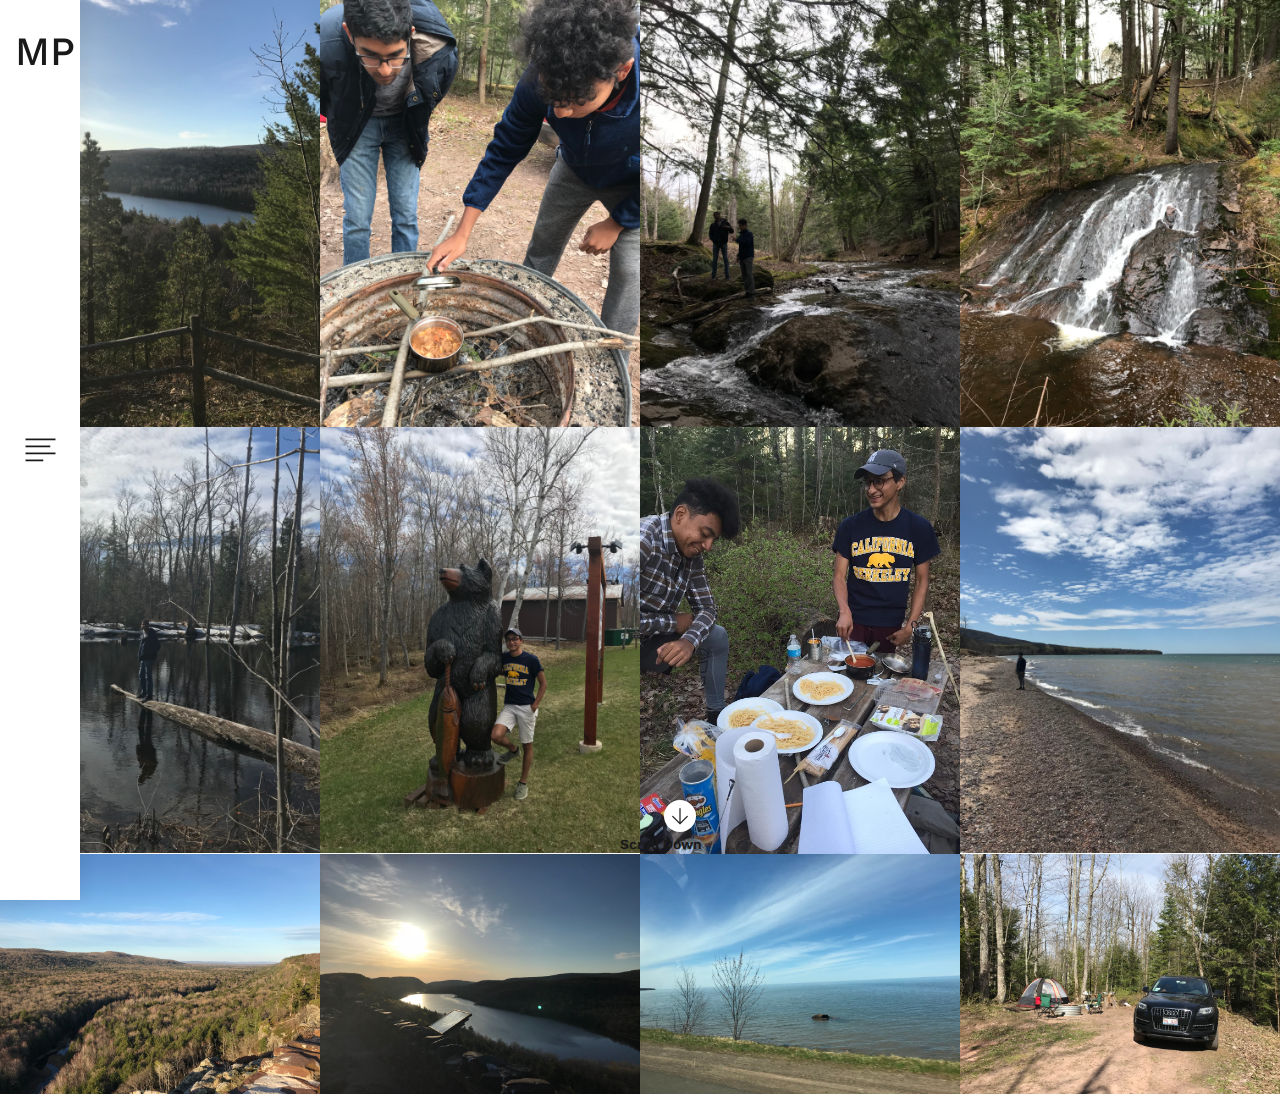
<file: index.html>
<!DOCTYPE html>
<html lang="en">
<head>
    <title>Hello World</title>

    <!-- Required meta tags -->
    <meta charset="utf-8">
    <meta name="viewport" content="width=device-width, initial-scale=1, shrink-to-fit=no">

    <!-- Bootstrap CSS -->
    <link rel="stylesheet" href="css/bootstrap.min.css">

    <!-- FontAwesome CSS -->
    <link rel="stylesheet" href="css/font-awesome.min.css">

    <!-- Styles -->
    <link rel="stylesheet" href="style.css">
</head>
<body>
<header class="site-header">
    <div class="site-branding">
        <h1 class="site-title">MP</h1>
    </div><!-- .site-branding -->

    <div class="hamburger-menu">
        <div class="menu-icon">
            <img src="images/menu-icon.png" alt="menu icon">
        </div><!-- .menu-icon -->

        <div class="menu-close-icon">
            <img src="images/x.png" alt="menu close icon">
        </div><!-- .menu-close-icon -->
    </div><!-- .hamburger-menu -->
</header><!-- .site-header -->

<nav class="site-navigation flex flex-column justify-content-between">
    <div class="site-branding d-none d-lg-block ">
        <h1 class="site-title">May Project</h1>
    </div><!-- .site-branding -->

    <ul class="main-menu flex flex-column justify-content-center">
        <li class="current-menu-item"><a href="index.html">Home</a></li>
        <li><a href="portfolio.html">Portfolio</a></li>
        <li><a href="blog.html">Journal</a></li>
        <li><a href="about.html">About</a></li>
    </ul>

    <p><!-- Link back to Colorlib can't be removed. Template is licensed under CC BY 3.0. -->
Copyright &copy;<script>document.write(new Date().getFullYear());</script> All rights reserved | This template is made with <i class="fa fa-heart-o" aria-hidden="true"></i> by <a href="https://colorlib.com" target="_blank">Colorlib</a>
<!-- Link back to Colorlib can't be removed. Template is licensed under CC BY 3.0. -->
</p>


    <div class="social-profiles">
        <ul class="flex justify-content-start justify-content-lg-center align-items-center">
            <li><a href="#"><i class="fa fa-facebook"></i></a></li>
            <li><a href="#"><i class="fa fa-instagram"></i></a></li>
            <li><a href="#"><i class="fa fa-twitter"></i></a></li>
            <li><a href="#"><i class="fa fa-pinterest"></i></a></li>
        </ul>
    </div><!-- .social-profiles -->
</nav><!-- .site-navigation -->

<div class="nav-bar-sep d-lg-none"></div>

<div class="outer-container home-page">
    <div class="container-fluid">
        <div class="row">
          <div class="col-12 col-md-6 col-lg-3 no-padding">
              <div class="portfolio-content">
                  <figure>
                      <img src="images/7.jpg" alt="">
                  </figure>

                  <div class="entry-content flex flex-column align-items-center justify-content-center">
                      <h3><a href="#">LoC</a></h3>
                  </div><!-- .entry-content -->
              </div><!-- .portfolio-content -->
          </div><!-- .col -->
            <div class="col-12 col-md-6 col-lg-3 no-padding">
                <div class="portfolio-content">
                    <figure>
                        <img src="images/2.jpg" alt="">
                    </figure>

                    <div class="entry-content flex flex-column align-items-center justify-content-center">
                        <h3><a href="#">Cooking</a></h3>


                    </div><!-- .entry-content -->
                </div><!-- .portfolio-content -->
            </div><!-- .col -->

            <div class="col-12 col-md-6 col-lg-3 no-padding">
                <div class="portfolio-content">
                    <figure>
                        <img src="images/3.jpg" alt="">
                    </figure>

                    <div class="entry-content flex flex-column align-items-center justify-content-center">
                        <h3><a href="#">Creek</a></h3>

                    </div><!-- .entry-content -->
                </div><!-- .portfolio-content -->
            </div><!-- .col -->

            <div class="col-12 col-md-6 col-lg-3 no-padding">
                <div class="portfolio-content">
                    <figure>
                        <img src="images/4.jpg" alt="">
                    </figure>

                    <div class="entry-content flex flex-column align-items-center justify-content-center">
                        <h3><a href="#">Waterfall</a></h3>

                    </div><!-- .entry-content -->
                </div><!-- .portfolio-content -->
            </div><!-- .col -->




            <div class="col-12 col-md-6 col-lg-3 no-padding">
                <div class="portfolio-content">
                    <figure>
                        <img src="images/8.jpg" alt="">
                    </figure>

                    <div class="entry-content flex flex-column align-items-center justify-content-center">
                        <h3><a href="#">Dhev</a></h3>
                    </div><!-- .entry-content -->
                </div><!-- .portfolio-content -->
            </div><!-- .col -->

            <div class="col-12 col-md-6 col-lg-3 no-padding">
                <div class="portfolio-content">
                    <figure>
                        <img src="images/9.jpg" alt="">
                    </figure>

                    <div class="entry-content flex flex-column align-items-center justify-content-center">
                        <h3><a href="#">Bear Friends</a></h3>
                    </div><!-- .entry-content -->
                </div><!-- .portfolio-content -->
            </div><!-- .col -->




            <div class="col-12 col-md-6 col-lg-3 no-padding">
                <div class="portfolio-content">
                    <figure>
                        <img src="images/12.JPG" alt="">
                    </figure>

                    <div class="entry-content flex flex-column align-items-center justify-content-center">
                        <h3><a href="#">Spaghetti</a></h3>
                    </div><!-- .entry-content -->
                </div><!-- .portfolio-content -->
            </div><!-- .col -->

            <div class="col-12 col-md-6 col-lg-3 no-padding">
                <div class="portfolio-content">
                    <figure>
                        <img src="images/10.jpg" alt="">
                    </figure>

                    <div class="entry-content flex flex-column align-items-center justify-content-center">
                        <h3><a href="#">Lake Superior</a></h3>

                    </div><!-- .entry-content -->
                </div><!-- .portfolio-content -->
            </div><!-- .col -->
            <div class="col-12 col-md-6 col-lg-3 no-padding">
                <div class="portfolio-content">
                    <figure>
                        <img src="images/6.jpg" alt="">
                    </figure>

                    <div class="entry-content flex flex-column align-items-center justify-content-center">
                        <h3><a href="#">LoC</a></h3>

                    </div><!-- .entry-content -->
                </div><!-- .portfolio-content -->
            </div><!-- .col -->
            <div class="col-12 col-md-6 col-lg-3 no-padding">
                <div class="portfolio-content">
                    <figure>
                        <img src="images/5.jpg" alt="">
                    </figure>

                    <div class="entry-content flex flex-column align-items-center justify-content-center">
                        <h3><a href="#">LoC</a></h3>
                    </div><!-- .entry-content -->
                </div><!-- .portfolio-content -->
            </div><!-- .col -->
            <div class="col-12 col-md-6 col-lg-3 no-padding">
                <div class="portfolio-content">
                    <figure>
                        <img src="images/1.jpg" alt="">
                    </figure>

                    <div class="entry-content flex flex-column align-items-center justify-content-center">
                        <h3><a href="#">Lake Superior</a></h3>


                    </div><!-- .entry-content -->
                </div><!-- .portfolio-content -->
            </div><!-- .col -->

            <div class="col-12 col-md-6 col-lg-3 no-padding">
                <div class="portfolio-content">
                    <figure>
                        <img src="images/11.jpg" alt="">
                    </figure>

                    <div class="entry-content flex flex-column align-items-center justify-content-center">
                        <h3><a href="#">Campsite</a></h3>
                    </div><!-- .entry-content -->
                </div><!-- .portfolio-content -->
            </div><!-- .col -->
        </div><!-- .row -->
    </div><!-- .container-fluid -->
</div><!-- .outer-container -->

<div class="scroll-down flex flex-column justify-content-center align-items-center d-none d-lg-block">
    <span class="arrow-down flex justify-content-center align-items-center"><img src="images/arrow-down.png" alt="arrow"></span>
    <span class="scroll-text">Scroll Down</span>
</div><!-- .scroll-down -->

<script type='text/javascript' src='js/jquery.js'></script>
<script type='text/javascript' src='js/custom.js'></script>

</body>
</html>
</file>
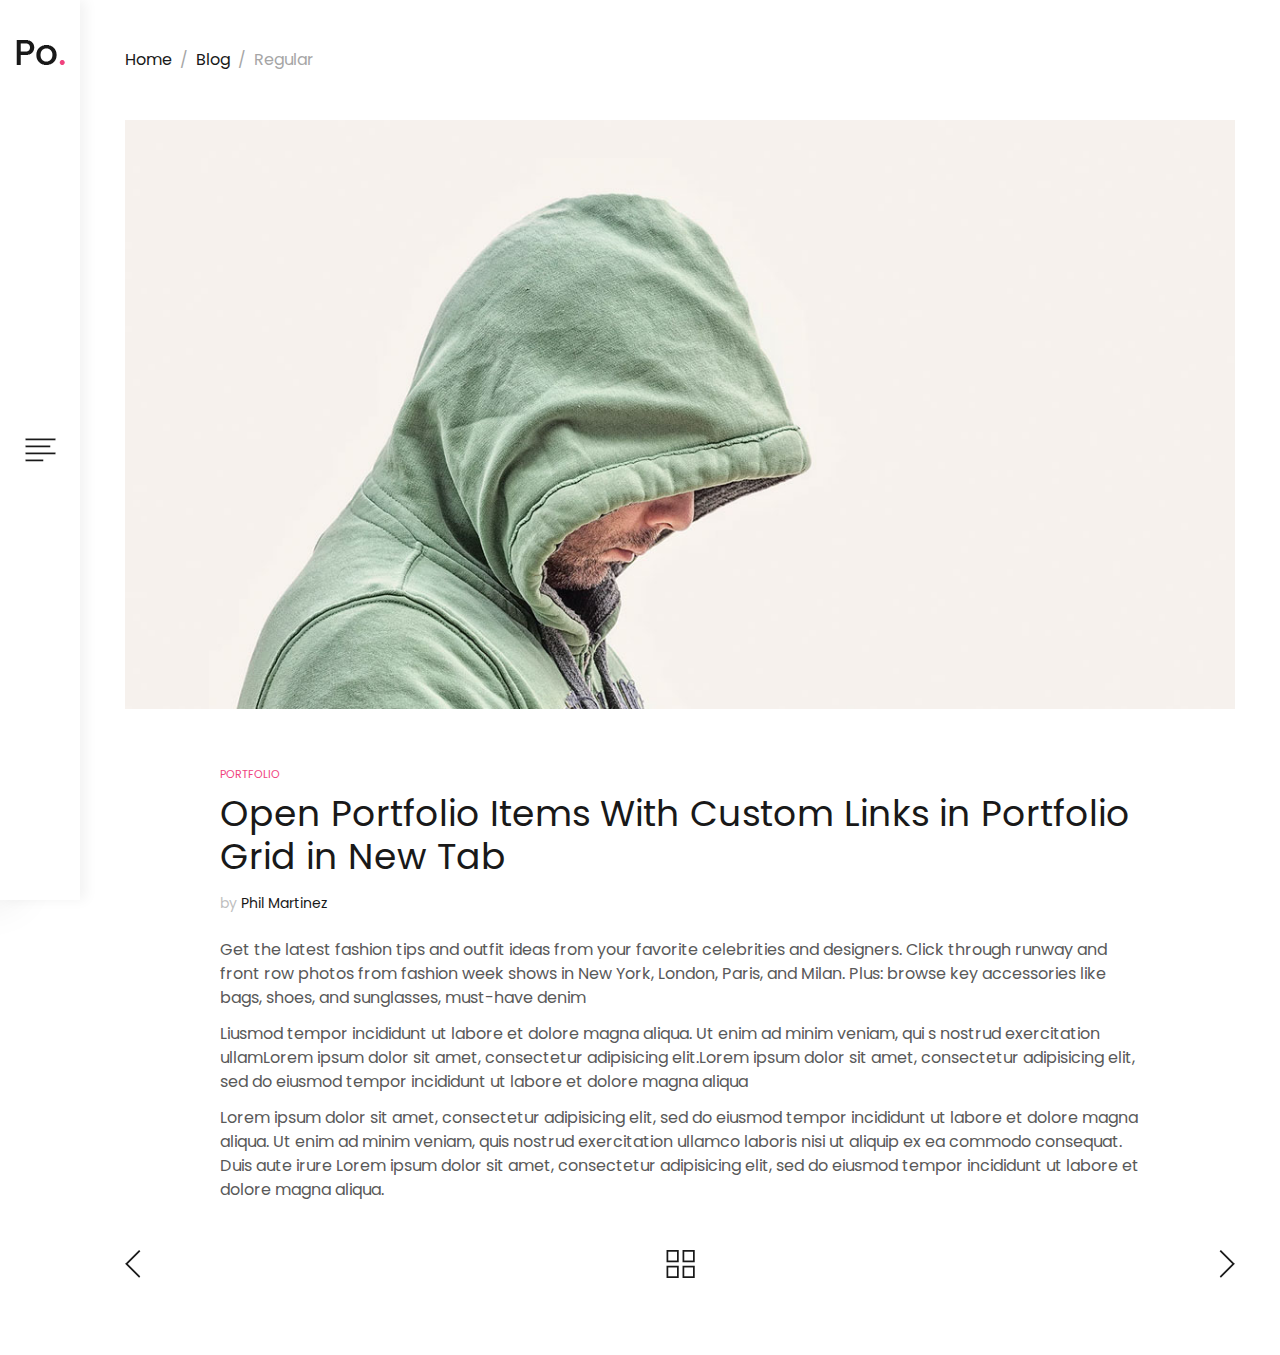
<file: blog-regular.html>
<!DOCTYPE html>
<html lang="en">
<head>
    <title>Blog Regular</title>

    <!-- Required meta tags -->
    <meta charset="utf-8">
    <meta name="viewport" content="width=device-width, initial-scale=1, shrink-to-fit=no">

    <!-- Bootstrap CSS -->
    <link rel="stylesheet" href="css/bootstrap.min.css">

    <!-- FontAwesome CSS -->
    <link rel="stylesheet" href="css/font-awesome.min.css">

    <!-- Styles -->
    <link rel="stylesheet" href="style.css">
</head>
<body><header class="site-header">
    <div class="site-branding">
        <h1 class="site-title"><a href="index.html" rel="home"><img src="images/logo.png" alt="Logo"></a></h1>
    </div><!-- .site-branding -->

    <div class="hamburger-menu">
        <div class="menu-icon">
            <img src="images/menu-icon.png" alt="menu icon">
        </div><!-- .menu-icon -->

        <div class="menu-close-icon">
            <img src="images/x.png" alt="menu close icon">
        </div><!-- .menu-close-icon -->
    </div><!-- .hamburger-menu -->
</header><!-- .site-header -->

<nav class="site-navigation flex flex-column justify-content-between">
    <div class="site-branding d-none d-lg-block ">
        <h1 class="site-title"><a href="index.html" rel="home"><img src="images/logo2.png" alt="Logo"></a></h1>
    </div><!-- .site-branding -->

    <ul class="main-menu flex flex-column justify-content-center">
        <li class="current-menu-item"><a href="index.html">Home</a></li>
        <li><a href="portfolio.html">Portfolio</a></li>
        <li><a href="blog.html">Blog</a></li>
        <li><a href="#">About</a></li>
        <li><a href="#">Contact</a></li>

    </ul>
    <p><!-- Link back to Colorlib can't be removed. Template is licensed under CC BY 3.0. -->
Copyright &copy;<script>document.write(new Date().getFullYear());</script> All rights reserved | This template is made with <i class="fa fa-heart-o" aria-hidden="true"></i> by <a href="https://colorlib.com" target="_blank">Colorlib</a>
<!-- Link back to Colorlib can't be removed. Template is licensed under CC BY 3.0. -->
</p>

    <div class="social-profiles">
        <ul class="flex justify-content-start justify-content-lg-center align-items-center">
            <li><a href="#"><i class="fa fa-facebook"></i></a></li>
            <li><a href="#"><i class="fa fa-instagram"></i></a></li>
            <li><a href="#"><i class="fa fa-twitter"></i></a></li>
            <li><a href="#"><i class="fa fa-pinterest"></i></a></li>
        </ul>
    </div><!-- .social-profiles -->
</nav><!-- .site-navigation -->

<div class="nav-bar-sep d-lg-none"></div>

<div class="outer-container">
    <div class="single-post">
        <div class="container">
            <div class="row">
                <div class="col">
                    <ul class="breadcrumbs flex align-items-center">
                        <li><a href="#">Home</a></li>
                        <li><a href="#">Blog</a></li>
                        <li>Regular</li>
                    </ul><!-- .breadcrumbs -->
                </div><!-- .col -->
            </div><!-- .row -->

            <div class="row">
                <div class="col-12">
                    <div class="featured-img">
                        <figure>
                            <img src="images/blog-regular.jpg" alt="">
                        </figure>
                    </div><!-- .content-area -->
                </div><!-- .col -->

                <div class="col-12 offset-lg-1 col-lg-10">
                    <div class="content-area">
                        <header class="entry-header">
                            <div class="post-meta">
                                <a href="#">Portfolio</a>
                            </div><!-- .meta-post -->

                            <h1>Open Portfolio Items With Custom Links in Portfolio Grid in New Tab</h1>

                            <span class="byline">by <span class="author"><a href="#">Phil Martinez</a></span></span>
                        </header><!-- .entry-header -->

                        <div class="entry-content">
                            <p>Get the latest fashion tips and outfit ideas from your favorite celebrities and designers. Click through runway and front row photos from fashion week shows in New York, London, Paris, and Milan. Plus: browse key accessories like bags, shoes, and sunglasses, must-have denim </p>

                            <p>Liusmod tempor incididunt ut labore et dolore magna aliqua. Ut enim ad minim veniam, qui s nostrud exercitation ullamLorem ipsum dolor sit amet, consectetur adipisicing elit.Lorem ipsum dolor sit amet, consectetur adipisicing elit, sed do eiusmod tempor incididunt ut labore et dolore magna aliqua</p>

                            <p>Lorem ipsum dolor sit amet, consectetur adipisicing elit, sed do eiusmod tempor incididunt ut labore et dolore magna aliqua. Ut enim ad minim veniam, quis nostrud exercitation ullamco laboris nisi ut aliquip ex ea commodo consequat. Duis aute irure Lorem ipsum dolor sit amet, consectetur adipisicing elit, sed do eiusmod tempor incididunt ut labore et dolore magna aliqua. </p>
                        </div><!-- .entry-content -->
                    </div><!-- .content-area -->
                </div><!-- .col-12 -->
            </div><!-- .row -->

            <div class="row">
                <div class="col">
                    <nav class="post-nav">
                        <ul class="flex justify-content-between align-items-center">
                            <li><a href="#"><img src="images/angle-left.png" alt="Previous"></a></li>
                            <li><a href="#"><img src="images/portfolio-icon.png" alt="Back to Portfolio"></a></li>
                            <li><a href="#"><img src="images/angle-right.png" alt="Next"></a></li>
                        </ul>
                    </nav><!-- .post-nav -->
                </div><!-- .col -->
            </div><!-- .row -->
        </div><!-- .container -->
    </div><!-- .single-post -->
</div><!-- .outer-container -->

<script type='text/javascript' src='js/jquery.js'></script>
<script type='text/javascript' src='js/custom.js'></script>

</body>
</html>
</file>
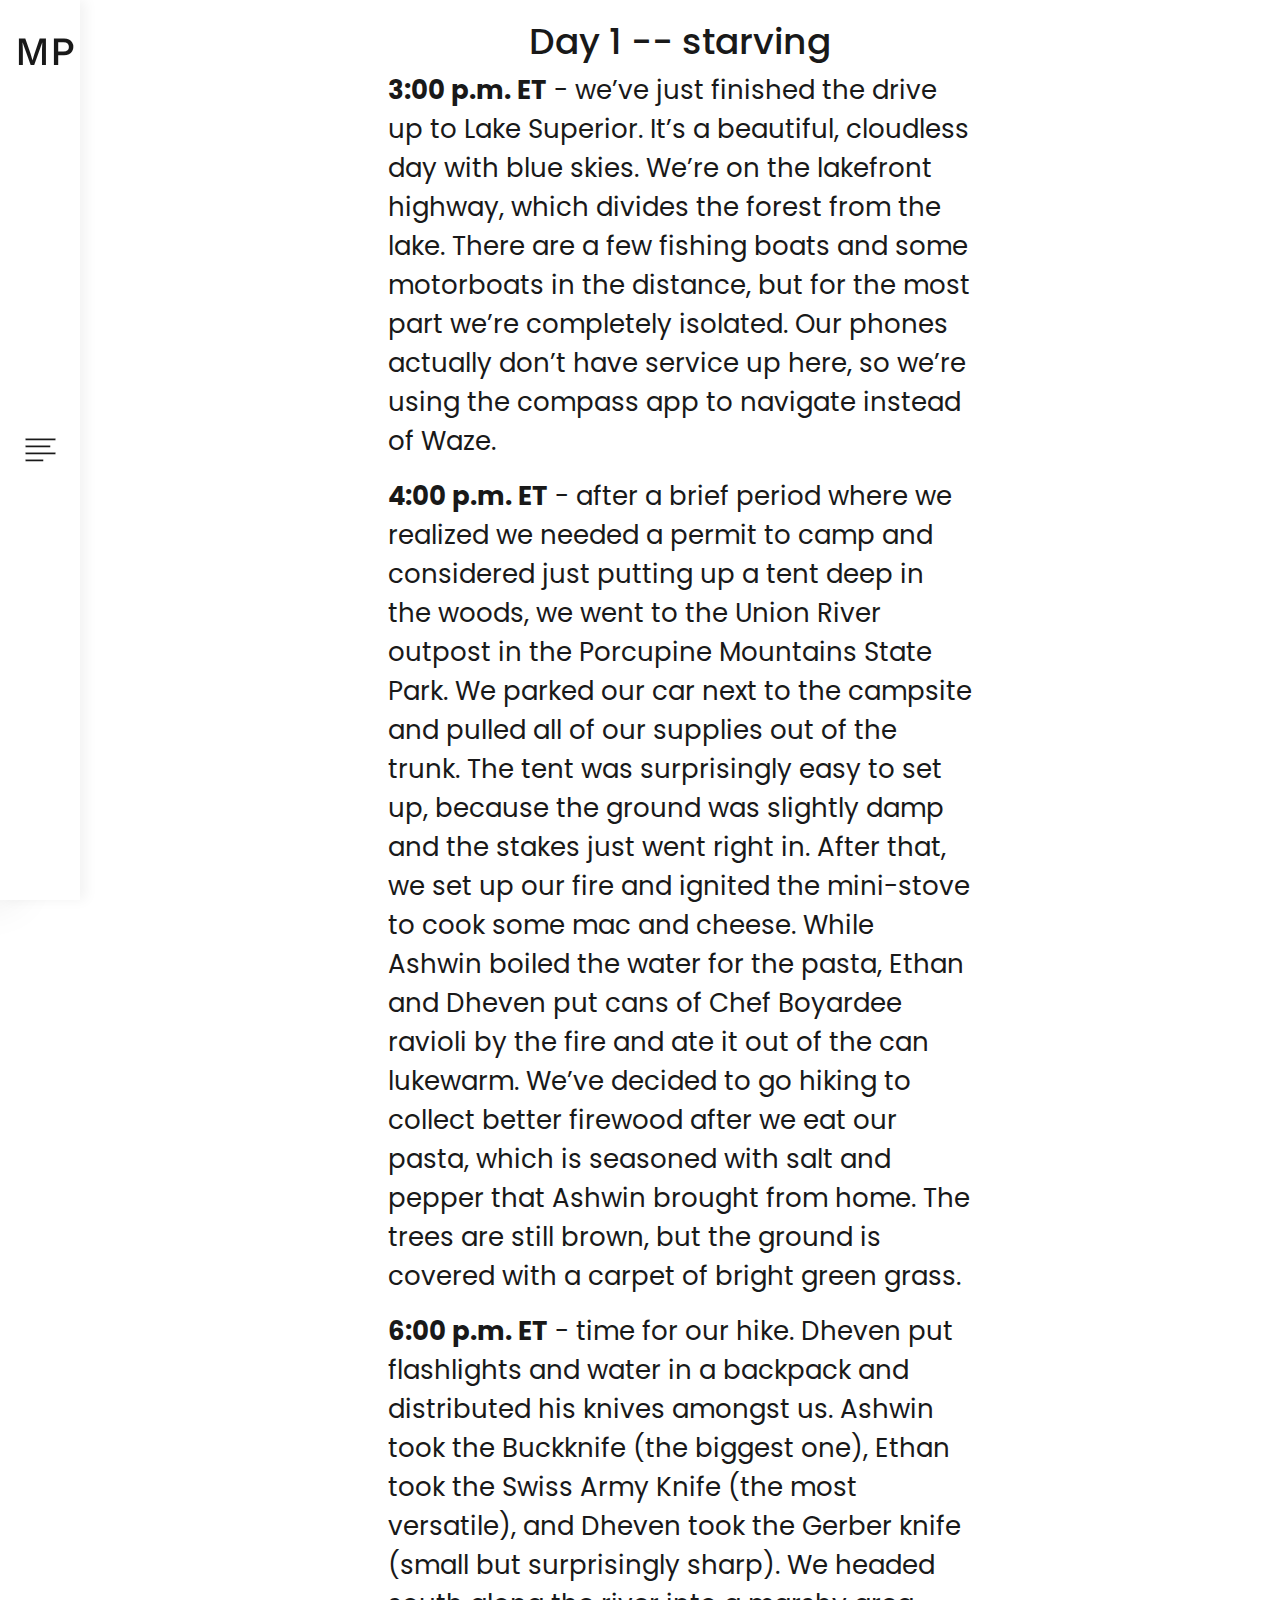
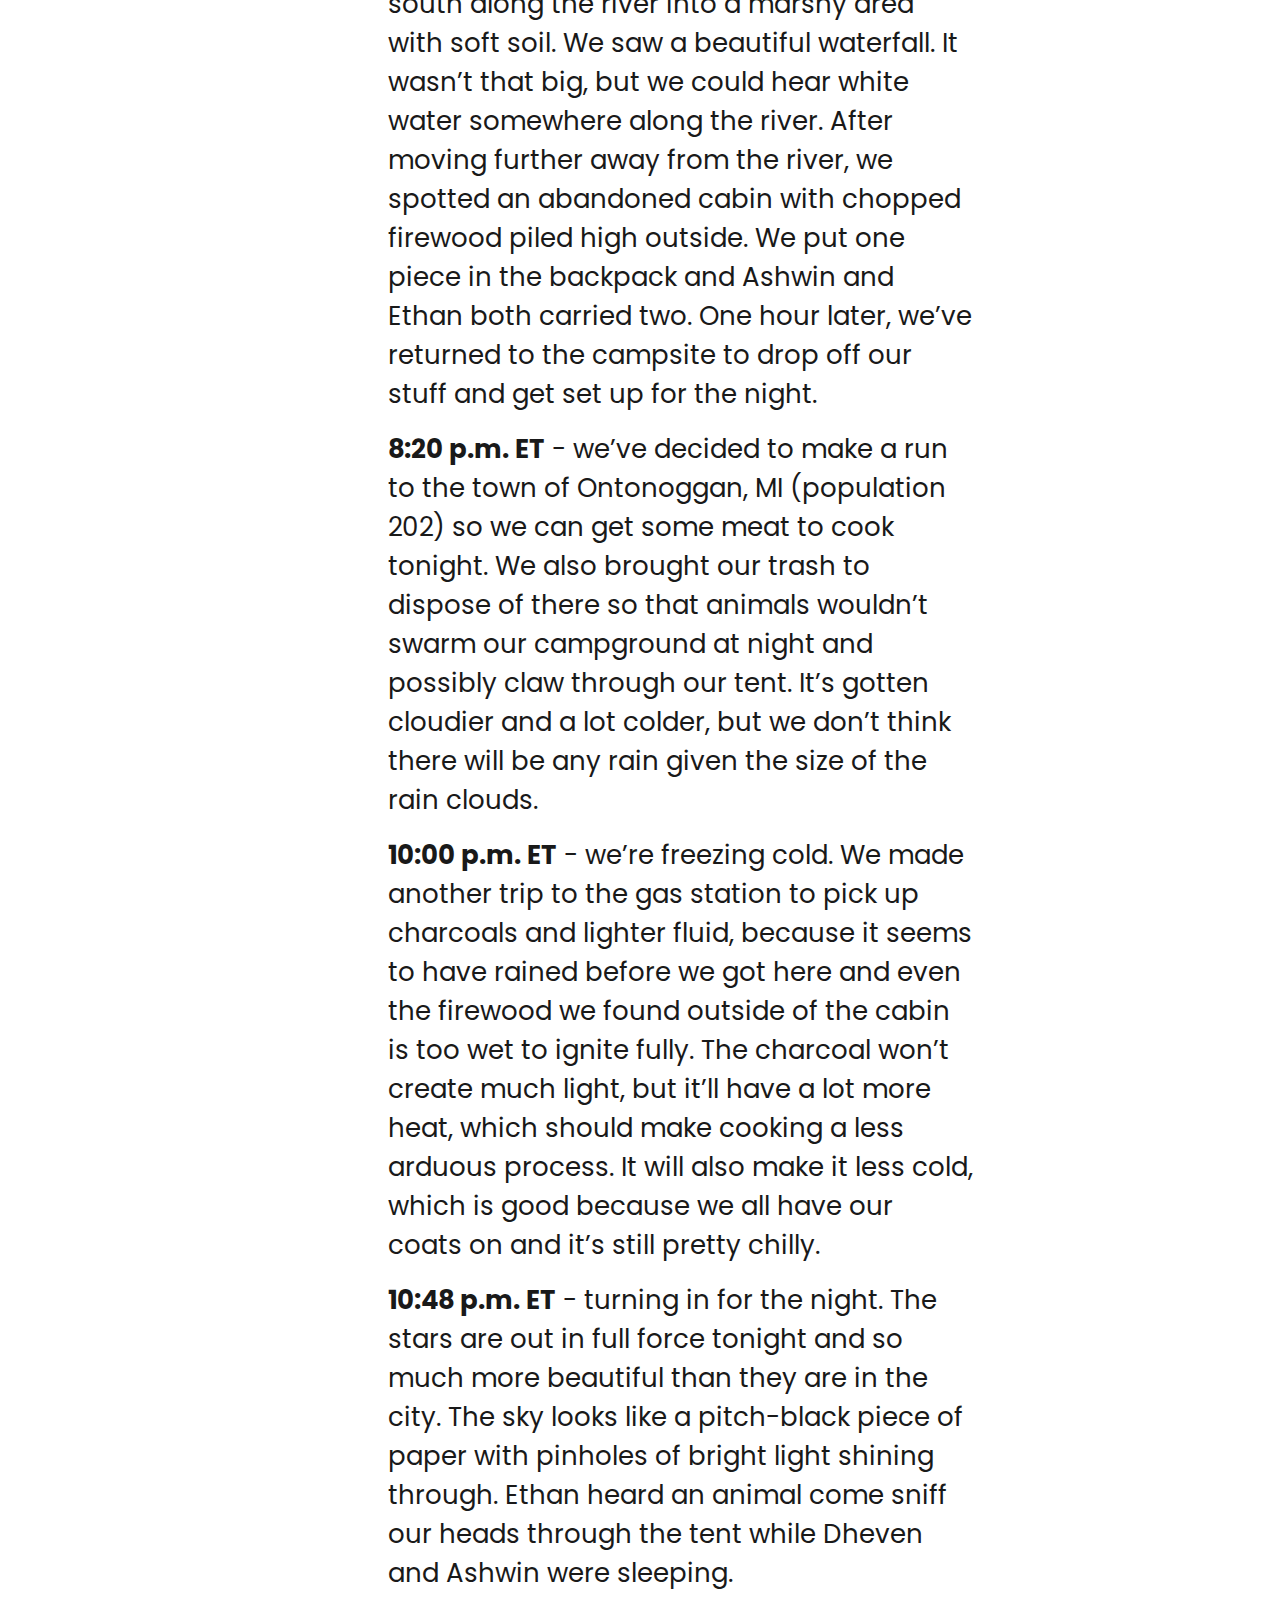
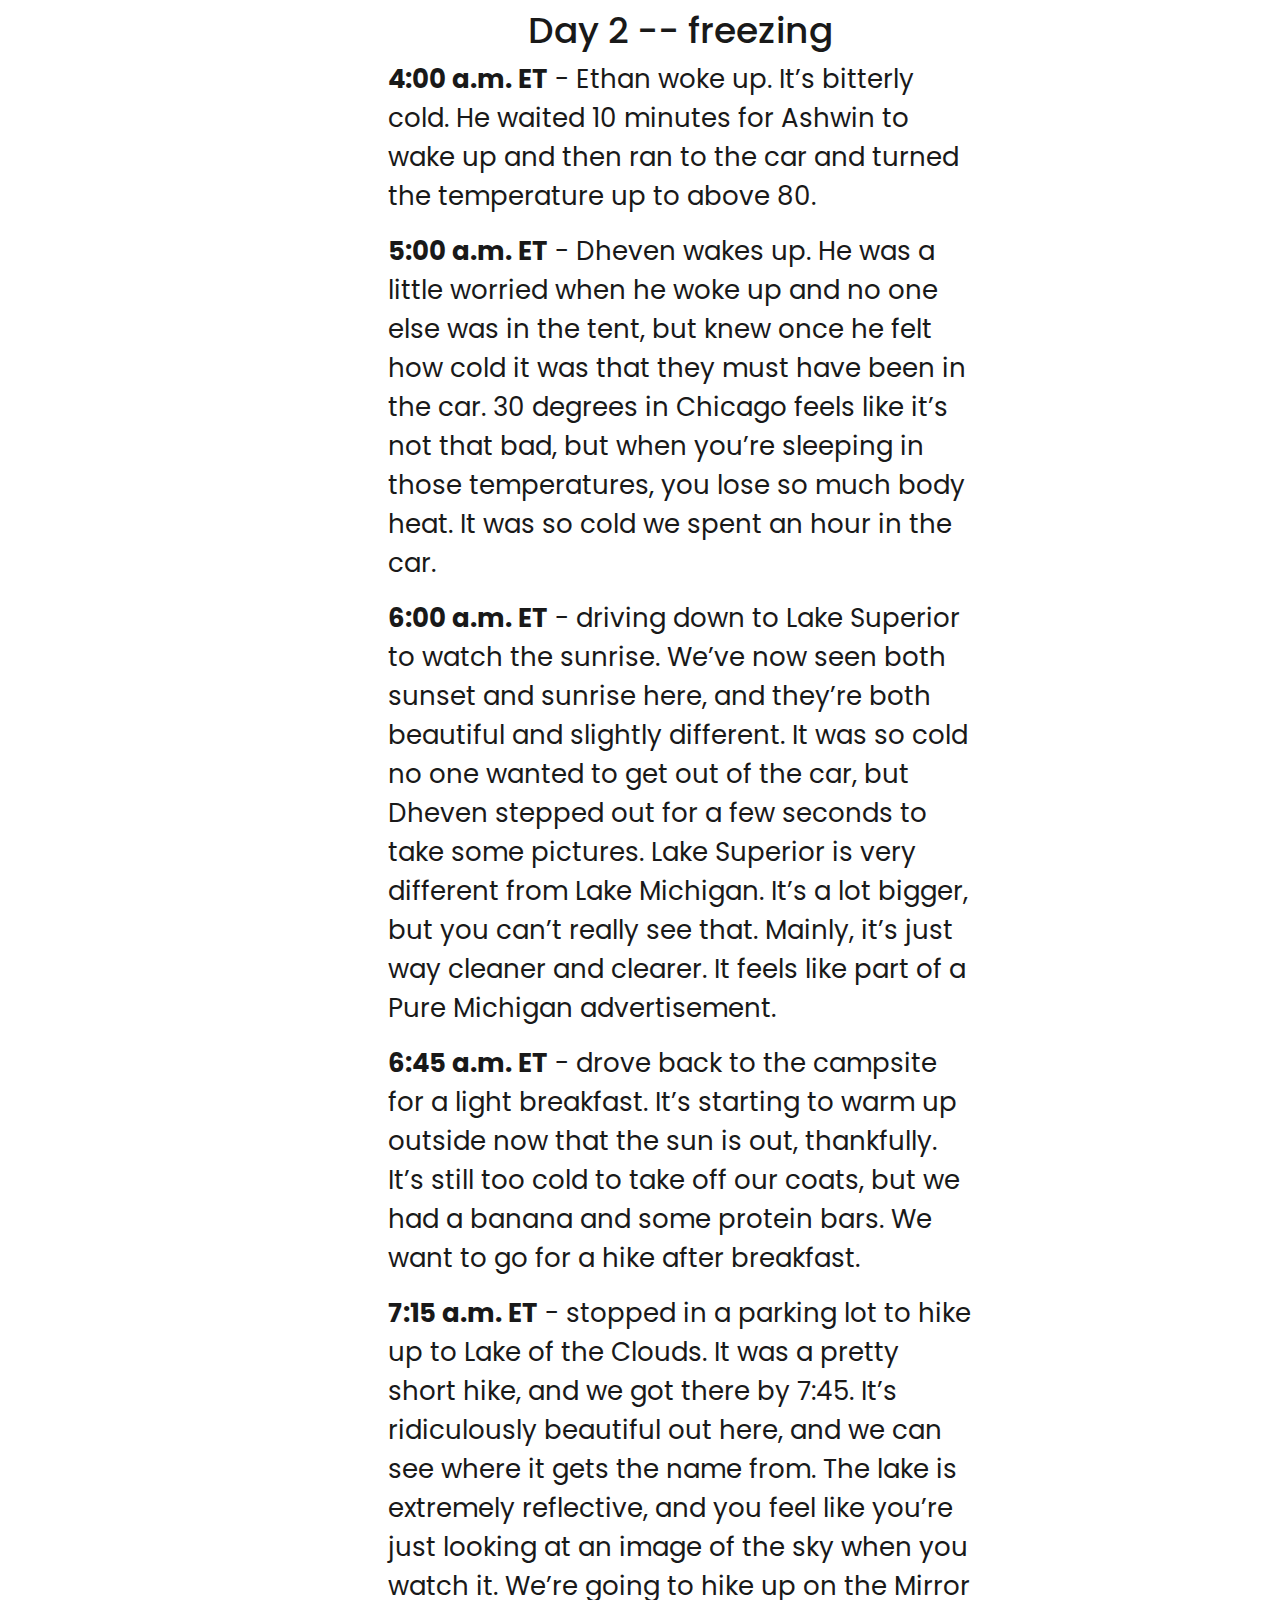
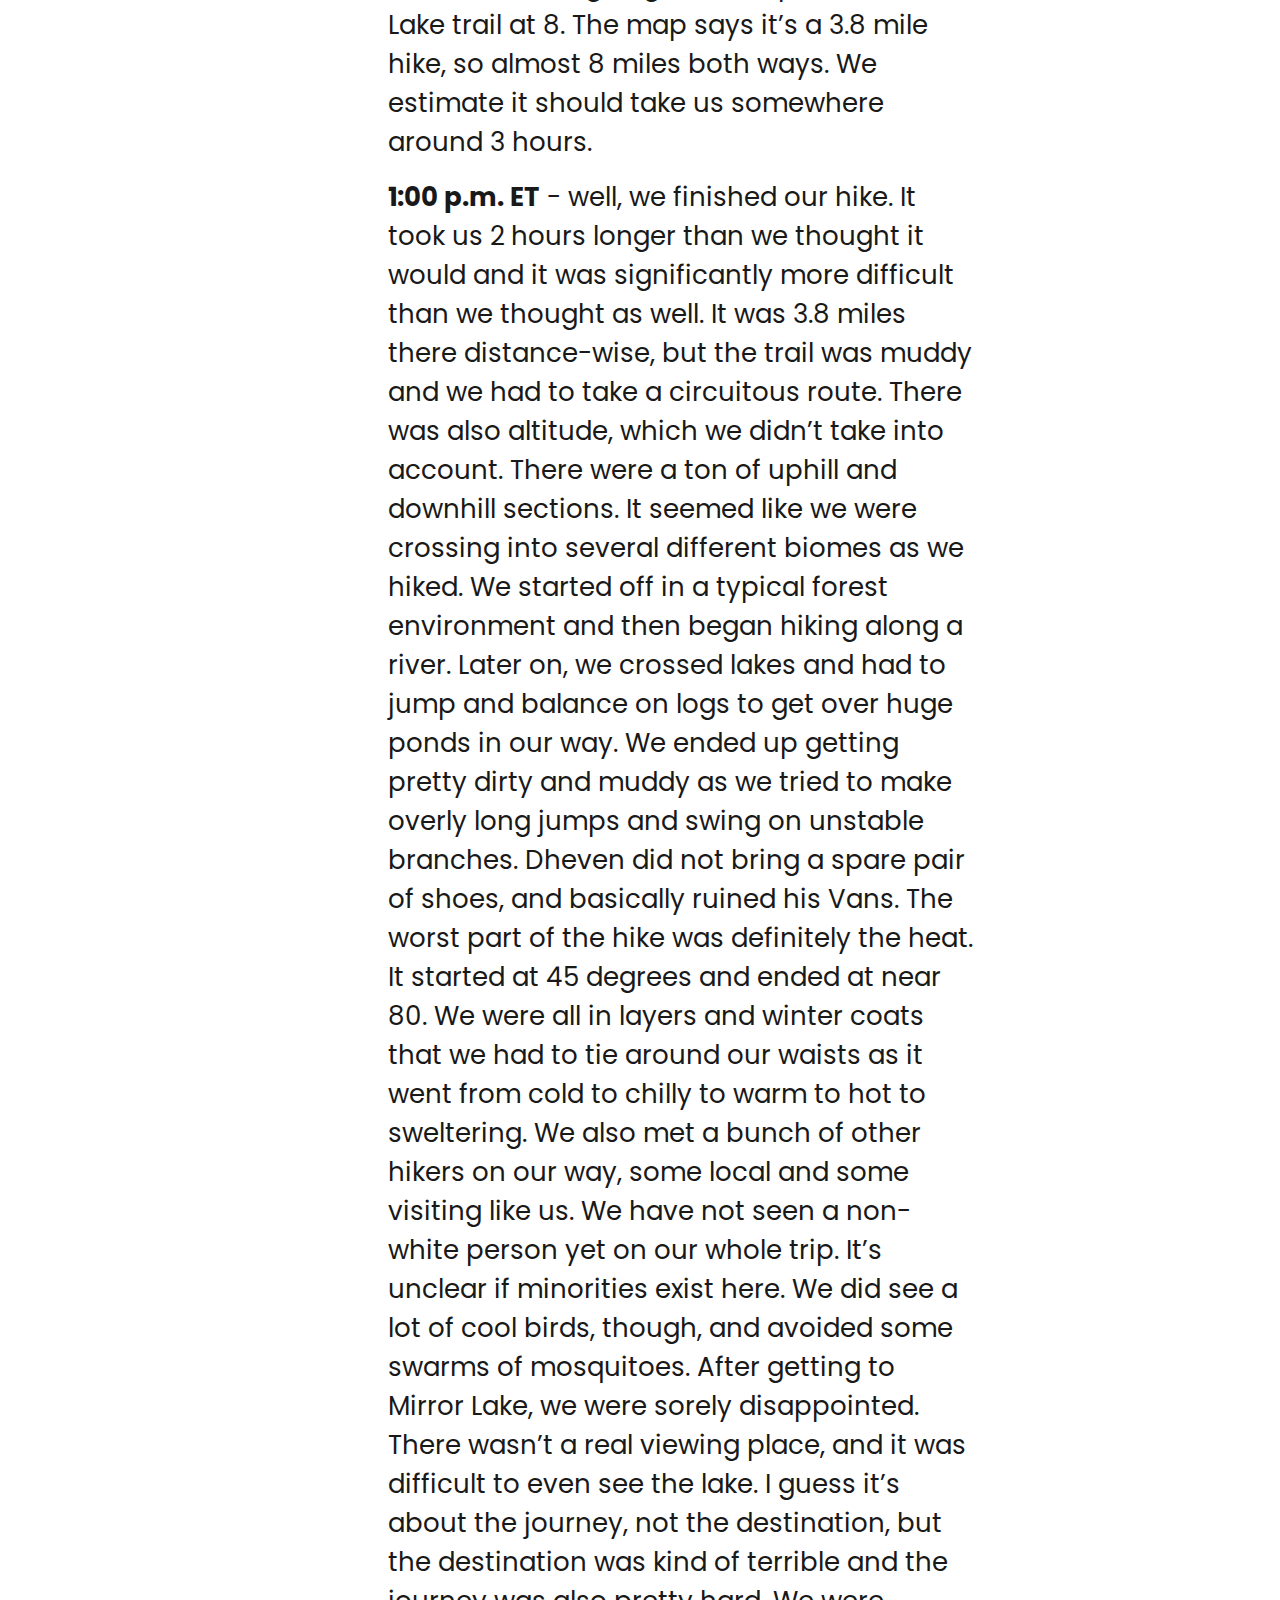
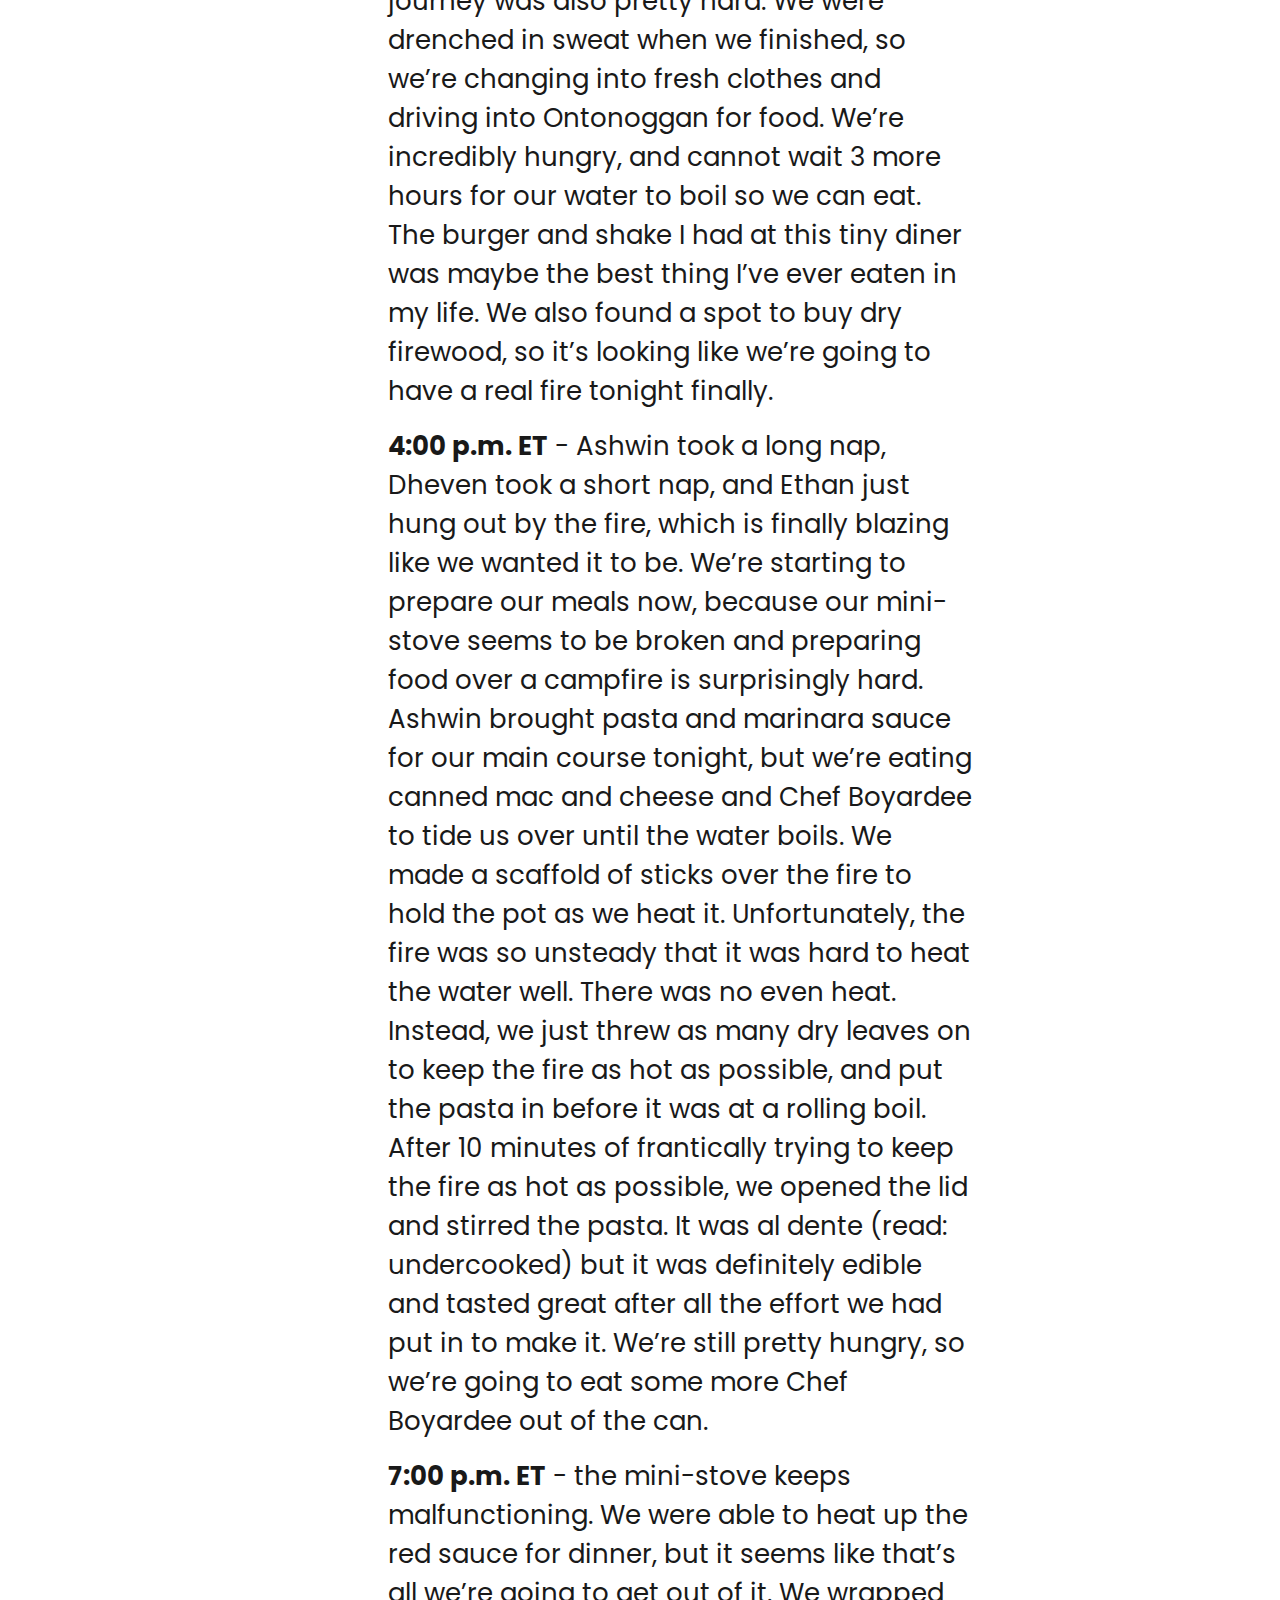
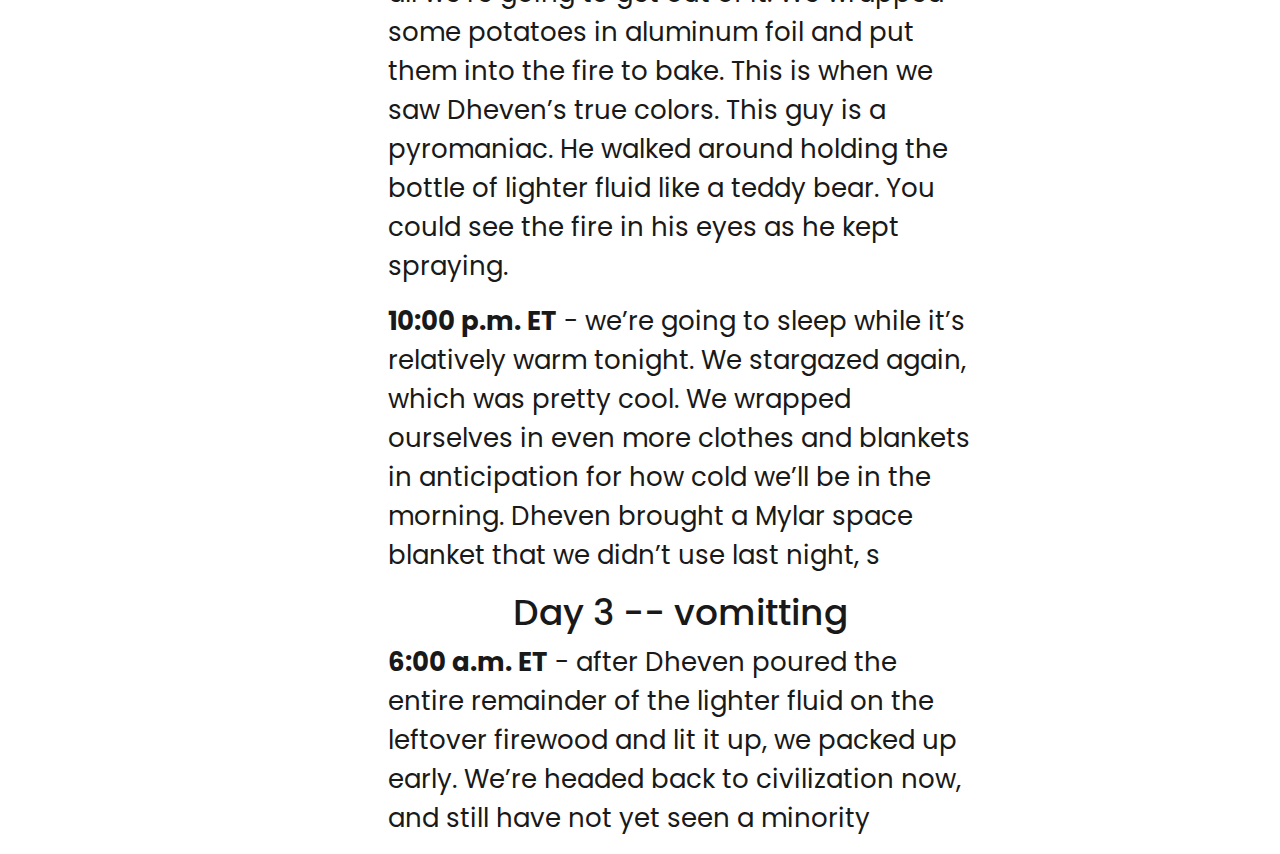
<file: blog.html>
<!DOCTYPE html>
<html lang="en">
<head>
    <title>Hello World</title>

    <!-- Required meta tags -->
    <meta charset="utf-8">
    <meta name="viewport" content="width=device-width, initial-scale=1, shrink-to-fit=no">

    <!-- Bootstrap CSS -->
    <link rel="stylesheet" href="css/bootstrap.min.css">

    <!-- FontAwesome CSS -->
    <link rel="stylesheet" href="css/font-awesome.min.css">

    <!-- Styles -->
    <link rel="stylesheet" href="style.css">
</head>
<body>
<header class="site-header">
    <div class="site-branding">
      <h1 class="site-title">MP</h1>
    </div><!-- .site-branding -->

    <div class="hamburger-menu">
        <div class="menu-icon">
            <img src="images/menu-icon.png" alt="menu icon">
        </div><!-- .menu-icon -->

        <div class="menu-close-icon">
            <img src="images/x.png" alt="menu close icon">
        </div><!-- .menu-close-icon -->
    </div><!-- .hamburger-menu -->
</header><!-- .site-header -->

<nav class="site-navigation flex flex-column justify-content-between">
    <div class="site-branding d-none d-lg-block ">
      <h1 class="site-title">May Project</h1>
    </div><!-- .site-branding -->

    <ul class="main-menu flex flex-column justify-content-center">
        <li class="current-menu-item"><a href="index.html">Home</a></li>
        <li><a href="portfolio.html">Portfolio</a></li>
        <li><a href="blog.html">Journal</a></li>
        <li><a href="#">About</a></li>
    </ul>

    <p><!-- Link back to Colorlib can't be removed. Template is licensed under CC BY 3.0. -->
Copyright &copy;<script>document.write(new Date().getFullYear());</script> All rights reserved | This template is made with <i class="fa fa-heart-o" aria-hidden="true"></i> by <a href="https://colorlib.com" target="_blank">Colorlib</a>
<!-- Link back to Colorlib can't be removed. Template is licensed under CC BY 3.0. -->
</p>


    <div class="social-profiles">
        <ul class="flex justify-content-start justify-content-lg-center align-items-center">
            <li><a href="#"><i class="fa fa-facebook"></i></a></li>
            <li><a href="#"><i class="fa fa-instagram"></i></a></li>
            <li><a href="#"><i class="fa fa-twitter"></i></a></li>
            <li><a href="#"><i class="fa fa-pinterest"></i></a></li>
        </ul>
    </div><!-- .social-profiles -->
</nav><!-- .site-navigation -->

<div class="nav-bar-sep d-lg-none"></div>

<div class="outer-container blog-page">
    <div class="container-fluid">
      <div class = "journal_page">
        <h1 id="day"> Day 1 -- starving</h1>
        <p id="journal_content">
          <b>3:00 p.m. ET</b> - we’ve just finished the drive up to Lake Superior. It’s a beautiful, cloudless day with blue skies. We’re on the lakefront highway, which divides the forest from the lake. There are a few fishing boats and some motorboats in the distance, but for the most part we’re completely isolated. Our phones actually don’t have service up here, so we’re using the compass app to navigate instead of Waze.
        </p>
        <p id="journal_content">
          <b>4:00 p.m. ET</b> - after a brief period where we realized we needed a permit to camp and considered just putting up a tent deep in the woods, we went to the Union River outpost in the Porcupine Mountains State Park. We parked our car next to the campsite and pulled all of our supplies out of the trunk. The tent was surprisingly easy to set up, because the ground was slightly damp and the stakes just went right in. After that, we set up our fire and ignited the mini-stove to cook some mac and cheese. While Ashwin boiled the water for the pasta, Ethan and Dheven put cans of Chef Boyardee ravioli by the fire and ate it out of the can lukewarm. We’ve decided to go hiking to collect better firewood after we eat our pasta, which is seasoned with salt and pepper that Ashwin brought from home. The trees are still brown, but the ground is covered with a carpet of bright green grass.
        </p>
        <p id="journal_content">
          <b>6:00 p.m. ET</b> - time for our hike. Dheven put flashlights and water in a backpack and distributed his knives amongst us. Ashwin took the Buckknife (the biggest one), Ethan took the Swiss Army Knife (the most versatile), and Dheven took the Gerber knife (small but surprisingly sharp). We headed south along the river into a marshy area with soft soil. We saw a beautiful waterfall. It wasn’t that big, but we could hear white water somewhere along the river. After moving further away from the river, we spotted an abandoned cabin with chopped firewood piled high outside. We put one piece in the backpack and Ashwin and Ethan both carried two. One hour later, we’ve returned to the campsite to drop off our stuff and get set up for the night. <br>
        </p>
        <p id="journal_content">
          <b>8:20 p.m. ET</b> - we’ve decided to make a run to the town of Ontonoggan, MI (population 202) so we can get some meat to cook tonight. We also brought our trash to dispose of there so that animals wouldn’t swarm our campground at night and possibly claw through our tent. It’s gotten cloudier and a lot colder, but we don’t think there will be any rain given the size of the rain clouds.
        </p>
        <p id="journal_content">
          <b>10:00 p.m. ET</b> - we’re freezing cold. We made another trip to the gas station to pick up charcoals and lighter fluid, because it seems to have rained before we got here and even the firewood we found outside of the cabin is too wet to ignite fully. The charcoal won’t create much light, but it’ll have a lot more heat, which should make cooking a less arduous process. It will also make it less cold, which is good because we all have our coats on and it’s still pretty chilly.
        </p>
        <p id="journal_content">
          <b>10:48 p.m. ET</b> - turning in for the night. The stars are out in full force tonight and so much more beautiful than they are in the city. The sky looks like a pitch-black piece of paper with pinholes of bright light shining through. Ethan heard an animal come sniff our heads through the tent while Dheven and Ashwin were sleeping.
        </p>
        <h1 id="day"> Day 2 -- freezing</h1>
          <p id="journal_content">

            <b>4:00 a.m. ET</b> - Ethan woke up. It’s bitterly cold. He waited 10 minutes for Ashwin to wake up and then ran to the car and turned the temperature up to above 80.
          </p>
          <p id="journal_content">
            <b>5:00 a.m. ET</b> - Dheven wakes up. He was a little worried when he woke up and no one else was in the tent, but knew once he felt how cold it was that they must have been in the car. 30 degrees in Chicago feels like it’s not that bad, but when you’re sleeping in those temperatures, you lose so much body heat. It was so cold we spent an hour in the car.
          </p>
          <p id="journal_content">

            <b>6:00 a.m. ET</b> - driving down to Lake Superior to watch the sunrise. We’ve now seen both sunset and sunrise here, and they’re both beautiful and slightly different. It was so cold no one wanted to get out of the car, but Dheven stepped out for a few seconds to take some pictures. Lake Superior is very different from Lake Michigan. It’s a lot bigger, but you can’t really see that. Mainly, it’s just way cleaner and clearer. It feels like part of a Pure Michigan advertisement.
          </p>
          <p id="journal_content">
            <b>6:45 a.m. ET</b> - drove back to the campsite for a light breakfast. It’s starting to warm up outside now that the sun is out, thankfully. It’s still too cold to take off our coats, but we had a banana and some protein bars. We want to go for a hike after breakfast.
          </p>
          <p id="journal_content">
            <b>7:15 a.m. ET</b> - stopped in a parking lot to hike up to Lake of the Clouds. It was a pretty short hike, and we got there by 7:45. It’s ridiculously beautiful out here, and we can see where it gets the name from. The lake is extremely reflective, and you feel like you’re just looking at an image of the sky when you watch it. We’re going to hike up on the Mirror Lake trail at 8. The map says it’s a 3.8 mile hike, so almost 8 miles both ways. We estimate it should take us somewhere around 3 hours.
          </p>
          <p id="journal_content">
            <b>1:00 p.m. ET</b> - well, we finished our hike. It took us 2 hours longer than we thought it would and it was significantly more difficult than we thought as well. It was 3.8 miles there distance-wise, but the trail was muddy and we had to take a circuitous route. There was also altitude, which we didn’t take into account. There were a ton of uphill and downhill sections. It seemed like we were crossing into several different biomes as we hiked. We started off in a typical forest environment and then began hiking along a river. Later on, we crossed lakes and had to jump and balance on logs to get over huge ponds in our way. We ended up getting pretty dirty and muddy as we tried to make overly long jumps and swing on unstable branches. Dheven did not bring a spare pair of shoes, and basically ruined his Vans. The worst part of the hike was definitely the heat. It started at 45 degrees and ended at near 80. We were all in layers and winter coats that we had to tie around our waists as it went from cold to chilly to warm to hot to sweltering. We also met a bunch of other hikers on our way, some local and some visiting like us. We have not seen a non-white person yet on our whole trip. It’s unclear if minorities exist here. We did see a lot of cool birds, though, and avoided some swarms of mosquitoes. After getting to Mirror Lake, we were sorely disappointed. There wasn’t a real viewing place, and it was difficult to even see the lake. I guess it’s about the journey, not the destination, but the destination was kind of terrible and the journey was also pretty hard. We were drenched in sweat when we finished, so we’re changing into fresh clothes and driving into Ontonoggan for food. We’re incredibly hungry, and cannot wait 3 more hours for our water to boil so we can eat. The burger and shake I had at this tiny diner was maybe the best thing I’ve ever eaten in my life. We also found a spot to buy dry firewood, so it’s looking like we’re going to have a real fire tonight finally.
          </p>
          <p id="journal_content">

            <b>4:00 p.m. ET</b> - Ashwin took a long nap, Dheven took a short nap, and Ethan just hung out by the fire, which is finally blazing like we wanted it to be. We’re starting to prepare our meals now, because our mini-stove seems to be broken and preparing food over a campfire is surprisingly hard. Ashwin brought pasta and marinara sauce for our main course tonight, but we’re eating canned mac and cheese and Chef Boyardee to tide us over until the water boils. We made a scaffold of sticks over the fire to hold the pot as we heat it. Unfortunately, the fire was so unsteady that it was hard to heat the water well. There was no even heat. Instead, we just threw as many dry leaves on to keep the fire as hot as possible, and put the pasta in before it was at a rolling boil. After 10 minutes of frantically trying to keep the fire as hot as possible, we opened the lid and stirred the pasta. It was al dente (read: undercooked) but it was definitely edible and tasted great after all the effort we had put in to make it. We’re still pretty hungry, so we’re going to eat some more Chef Boyardee out of the can.
          </p>
          <p id="journal_content">

            <b>7:00 p.m. ET</b> - the mini-stove keeps malfunctioning. We were able to heat up the red sauce for dinner, but it seems like that’s all we’re going to get out of it. We wrapped some potatoes in aluminum foil and put them into the fire to bake. This is when we saw Dheven’s true colors. This guy is a pyromaniac. He walked around holding the bottle of lighter fluid like a teddy bear. You could see the fire in his eyes as he kept spraying.
          </p>
          <p id="journal_content">

            <b>10:00 p.m. ET</b> - we’re going to sleep while it’s relatively warm tonight. We stargazed again, which was pretty cool. We wrapped ourselves in even more clothes and blankets in anticipation for how cold we’ll be in the morning. Dheven brought a Mylar space blanket that we didn’t use last night, s
          </p>
        <h1 id="day"> Day 3 -- vomitting</h1>
          <p id="journal_content">
            <b>6:00 a.m. ET</b> - after Dheven poured the entire remainder of the lighter fluid on the leftover firewood and lit it up, we packed up early. We’re headed back to civilization now, and still have not yet seen a minority
          </p>
      </div>

    </div><!-- .container-fluid -->
</div><!-- .outer-container -->

<script type='text/javascript' src='js/jquery.js'></script>
<script type='text/javascript' src='js/custom.js'></script>

</body>
</html>
</file>
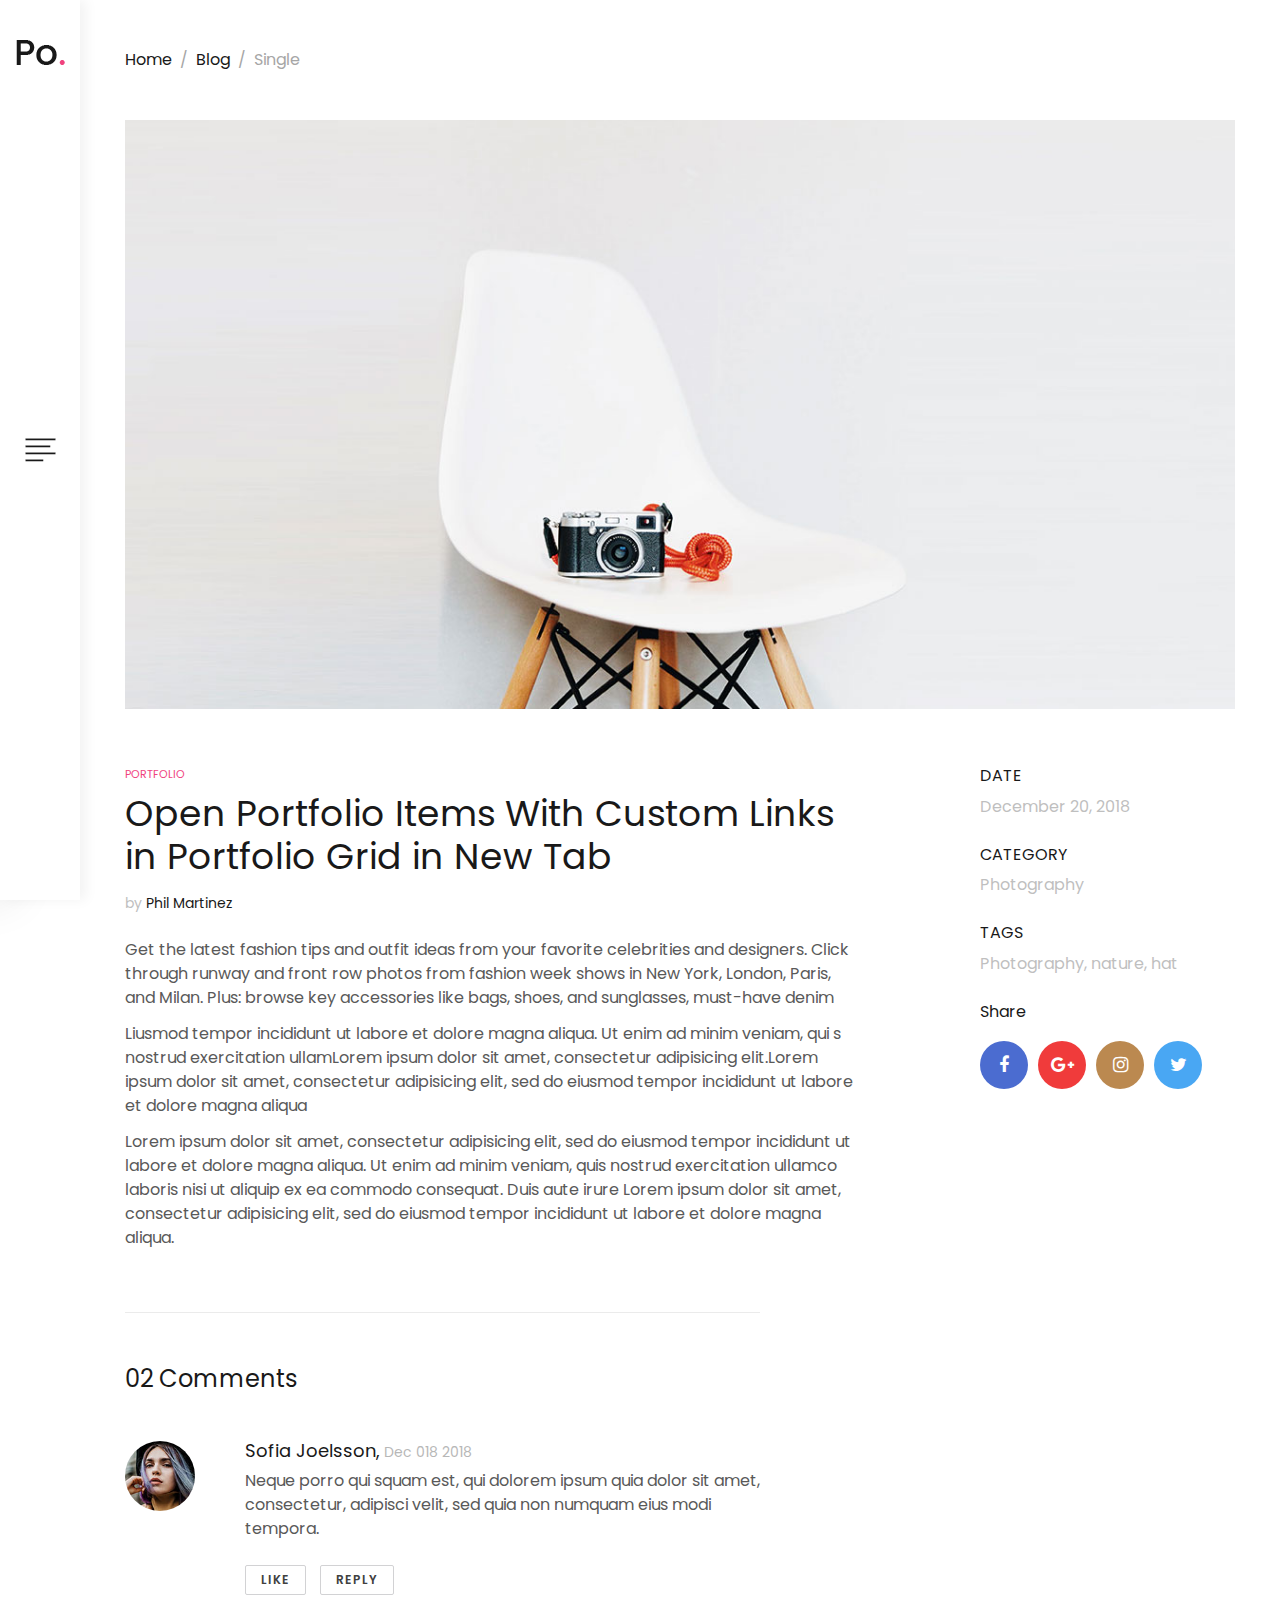
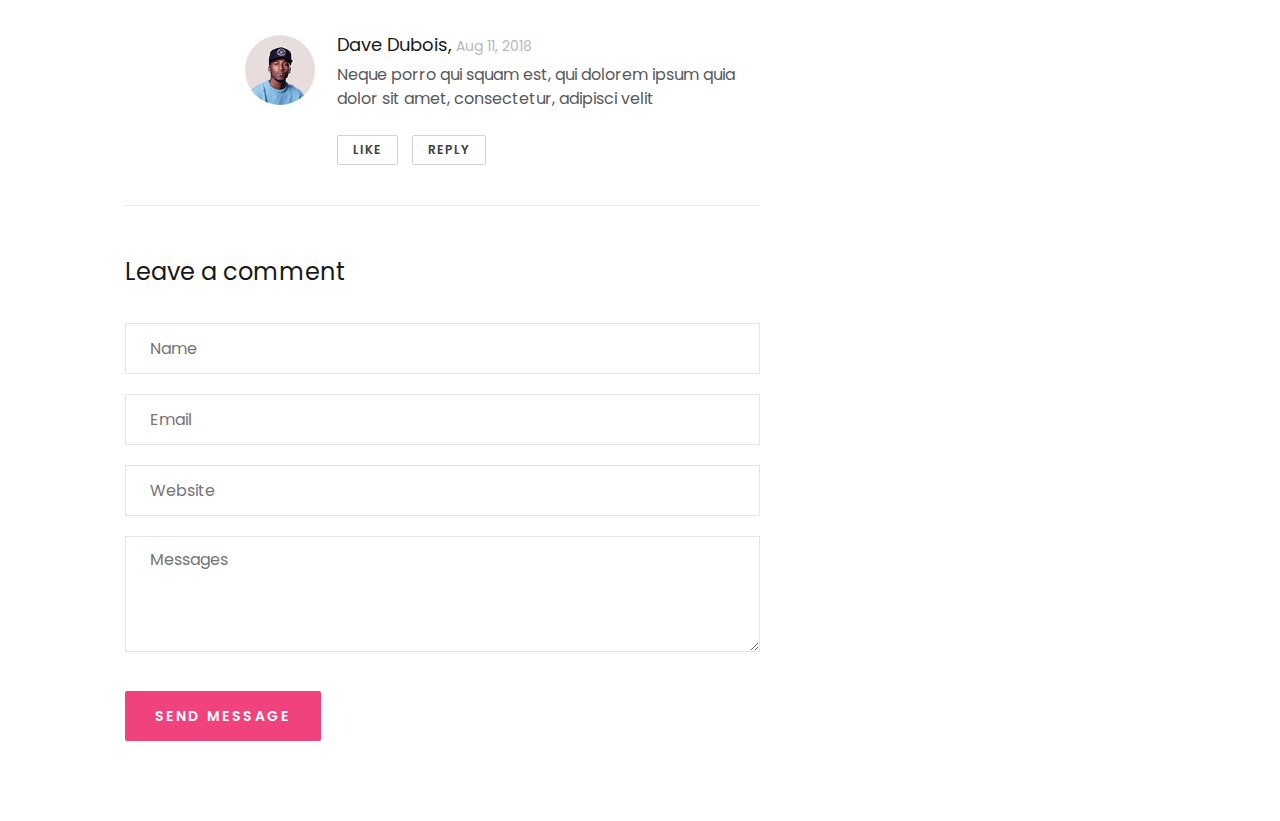
<file: single-blog.html>
<!DOCTYPE html>
<html lang="en">
<head>
    <title>Single Blog</title>

    <!-- Required meta tags -->
    <meta charset="utf-8">
    <meta name="viewport" content="width=device-width, initial-scale=1, shrink-to-fit=no">

    <!-- Bootstrap CSS -->
    <link rel="stylesheet" href="css/bootstrap.min.css">

    <!-- FontAwesome CSS -->
    <link rel="stylesheet" href="css/font-awesome.min.css">

    <!-- Styles -->
    <link rel="stylesheet" href="style.css">
</head>
<body>
<header class="site-header">
    <div class="site-branding">
        <h1 class="site-title"><a href="index.html" rel="home"><img src="images/logo.png" alt="Logo"></a></h1>
    </div><!-- .site-branding -->

    <div class="hamburger-menu">
        <div class="menu-icon">
            <img src="images/menu-icon.png" alt="menu icon">
        </div><!-- .menu-icon -->

        <div class="menu-close-icon">
            <img src="images/x.png" alt="menu close icon">
        </div><!-- .menu-close-icon -->
    </div><!-- .hamburger-menu -->
</header><!-- .site-header -->

<nav class="site-navigation flex flex-column justify-content-between">
    <div class="site-branding d-none d-lg-block ">
        <h1 class="site-title"><a href="index.html" rel="home"><img src="images/logo2.png" alt="Logo"></a></h1>
    </div><!-- .site-branding -->

    <ul class="main-menu flex flex-column justify-content-center">
        <li class="current-menu-item"><a href="index.html">Home</a></li>
        <li><a href="portfolio.html">Portfolio</a></li>
        <li><a href="blog.html">Blog</a></li>
        <li><a href="#">About</a></li>
        <li><a href="#">Contact</a></li>
    </ul>

    <p><!-- Link back to Colorlib can't be removed. Template is licensed under CC BY 3.0. -->
Copyright &copy;<script>document.write(new Date().getFullYear());</script> All rights reserved | This template is made with <i class="fa fa-heart-o" aria-hidden="true"></i> by <a href="https://colorlib.com" target="_blank">Colorlib</a>
<!-- Link back to Colorlib can't be removed. Template is licensed under CC BY 3.0. -->
</p>


    <div class="social-profiles">
        <ul class="flex justify-content-start justify-content-lg-center align-items-center">
            <li><a href="#"><i class="fa fa-facebook"></i></a></li>
            <li><a href="#"><i class="fa fa-instagram"></i></a></li>
            <li><a href="#"><i class="fa fa-twitter"></i></a></li>
            <li><a href="#"><i class="fa fa-pinterest"></i></a></li>
        </ul>
    </div><!-- .social-profiles -->
</nav><!-- .site-navigation -->

<div class="nav-bar-sep d-lg-none"></div>

<div class="outer-container">
    <div class="single-post">
        <div class="container">
            <div class="row">
                <div class="col">
                    <ul class="breadcrumbs flex align-items-center">
                        <li><a href="#">Home</a></li>
                        <li><a href="#">Blog</a></li>
                        <li>Single</li>
                    </ul><!-- .breadcrumbs -->
                </div><!-- .col -->
            </div><!-- .row -->

            <div class="row">
                <div class="col-12">
                    <div class="featured-img">
                        <figure>
                            <img src="images/single-blog.jpg" alt="blog">
                        </figure>
                    </div><!-- .content-area -->
                </div><!-- .col -->

                <div class="col-12 col-lg-8">
                    <div class="content-area">
                        <header class="entry-header">
                            <div class="post-meta">
                                <a href="#">Portfolio</a>
                            </div><!-- .meta-post -->

                            <h1>Open Portfolio Items With Custom Links in Portfolio Grid in New Tab</h1>

                            <span class="byline">by <span class="author"><a href="#">Phil Martinez</a></span></span>
                        </header><!-- .entry-header -->

                        <div class="entry-content">
                            <p>Get the latest fashion tips and outfit ideas from your favorite celebrities and designers. Click through runway and front row photos from fashion week shows in New York, London, Paris, and Milan. Plus: browse key accessories like bags, shoes, and sunglasses, must-have denim </p>

                            <p>Liusmod tempor incididunt ut labore et dolore magna aliqua. Ut enim ad minim veniam, qui s nostrud exercitation ullamLorem ipsum dolor sit amet, consectetur adipisicing elit.Lorem ipsum dolor sit amet, consectetur adipisicing elit, sed do eiusmod tempor incididunt ut labore et dolore magna aliqua</p>

                            <p>Lorem ipsum dolor sit amet, consectetur adipisicing elit, sed do eiusmod tempor incididunt ut labore et dolore magna aliqua. Ut enim ad minim veniam, quis nostrud exercitation ullamco laboris nisi ut aliquip ex ea commodo consequat. Duis aute irure Lorem ipsum dolor sit amet, consectetur adipisicing elit, sed do eiusmod tempor incididunt ut labore et dolore magna aliqua. </p>
                        </div><!-- .entry-content -->
                    </div><!-- .content-area -->
                </div><!-- .col-12 -->

                <aside class="col-12 col-lg-3 offset-lg-1">
                    <div class="entry-meta">
                        <div class="posted-date">
                            <label>Date</label>

                            <span class="date-format"><a href="#">December 20, 2018</a></span>
                        </div><!-- .posted-date -->

                        <div class="post-category">
                            <label>Category</label>
                            <span><a href="#">Photography</a></span>
                        </div><!-- .post-category -->

                        <div class="posted-tags">
                            <label>tags</label>
                            <span><a href="#">Photography</a>, <a href="#">nature</a>, <a href="#">hat</a> </span>
                        </div><!-- .entry-meta -->

                        <div class="post-share">
                            <label>share</label>
                            <ul>
                                <li class="fb"><a href="#"><i class="fa fa-facebook"></i></a></li>
                                <li class="gp"><a href="#"><i class="fa fa-google-plus"></i></a></li>
                                <li class="in"><a href="#"><i class="fa fa-instagram"></i></a></li>
                                <li class="tw"><a href="#"><i class="fa fa-twitter"></i></a></li>
                            </ul>
                        </div><!-- .post-share -->
                    </div><!-- .entry-meta -->
                </aside><!-- .col-md-3 -->

                <div class="col-12 col-lg-7">
                    <div class="content-area">
                        <div class="post-comments">
                            <h3 class="comments-title"><span class="comments-number">02 Comments</span></h3>

                            <ol class="comment-list">
                                <li class="comment">
                                    <article class="comment-body">
                                        <figure class="comment-author-avatar">
                                            <img src="images/sofia-joelsson.jpg" alt="Sofia">
                                        </figure><!-- .comment-author-avatar -->

                                        <div class="comment-wrap">
                                            <div class="comment-author">
                                                <span class="fn">
                                                    <a href="#">Sofia Joelsson,</a>
                                                </span><!-- .fn -->

                                                <span class="comment-meta">
                                                    <a href="#">Dec 018 2018</a>
                                                </span><!-- .comment-meta -->
                                            </div><!-- .comment-author -->

                                            <p>Neque porro qui squam est, qui dolorem ipsum quia dolor sit amet, consectetur, adipisci velit, sed quia non numquam eius modi tempora.</p>

                                            <div class="reply">
                                                <a href="#">like</a>
                                                <a href="#">reply</a>
                                            </div><!-- .reply -->
                                        </div><!-- .comment-wrap -->

                                        <div class="clearfix"></div>
                                    </article><!-- .comment-body -->

                                    <ol class="children">
                                        <li class="comment">
                                            <article class="comment-body">
                                                <figure class="comment-author-avatar">
                                                    <img src="images/dave-dubois.jpg" alt="Dave">
                                                </figure><!-- .comment-author-avatar -->

                                                <div class="comment-wrap">
                                                    <div class="comment-author">
                                                        <span class="fn">
                                                            <a href="#">Dave Dubois,</a>
                                                        </span><!-- .fn -->

                                                        <span class="comment-meta">
                                                            <a href="#">Aug 11, 2018</a>
                                                        </span><!-- .comment-meta -->
                                                    </div><!-- .comment-author -->

                                                    <p>Neque porro qui squam est, qui dolorem ipsum quia dolor sit amet, consectetur, adipisci velit</p>

                                                    <div class="reply">
                                                        <a href="#">like</a>
                                                        <a href="#">reply</a>
                                                    </div><!-- .reply -->
                                                </div><!-- .comment-wrap -->

                                                <div class="clearfix"></div>
                                            </article><!-- .comment-body -->
                                        </li><!-- .comment -->
                                    </ol><!-- .children -->
                                </li><!-- .comment -->
                            </ol><!-- .comment-list -->
                        </div><!-- .post-comments -->

                        <div class="comments-form">
                            <div class="comment-respond">
                                <h3 class="comment-reply-title">Leave a comment</h3>

                                <form class="comment-form">
                                    <input type="text" placeholder="Name">
                                    <input type="email" placeholder="Email">
                                    <input type="url" placeholder="Website">
                                    <textarea rows="4" placeholder="Messages"></textarea>
                                    <input type="submit" value="send message">
                                </form><!-- .comment-form -->
                            </div><!-- .comment-respond -->
                        </div><!-- .comments-form -->
                    </div><!-- .content-area -->
                </div><!-- .col-12 -->
            </div><!-- .row -->
        </div><!-- .container -->
    </div><!-- .single-post -->
</div><!-- .outer-container -->

<script type='text/javascript' src='js/jquery.js'></script>
<script type='text/javascript' src='js/custom.js'></script>

</body>
</html>
</file>
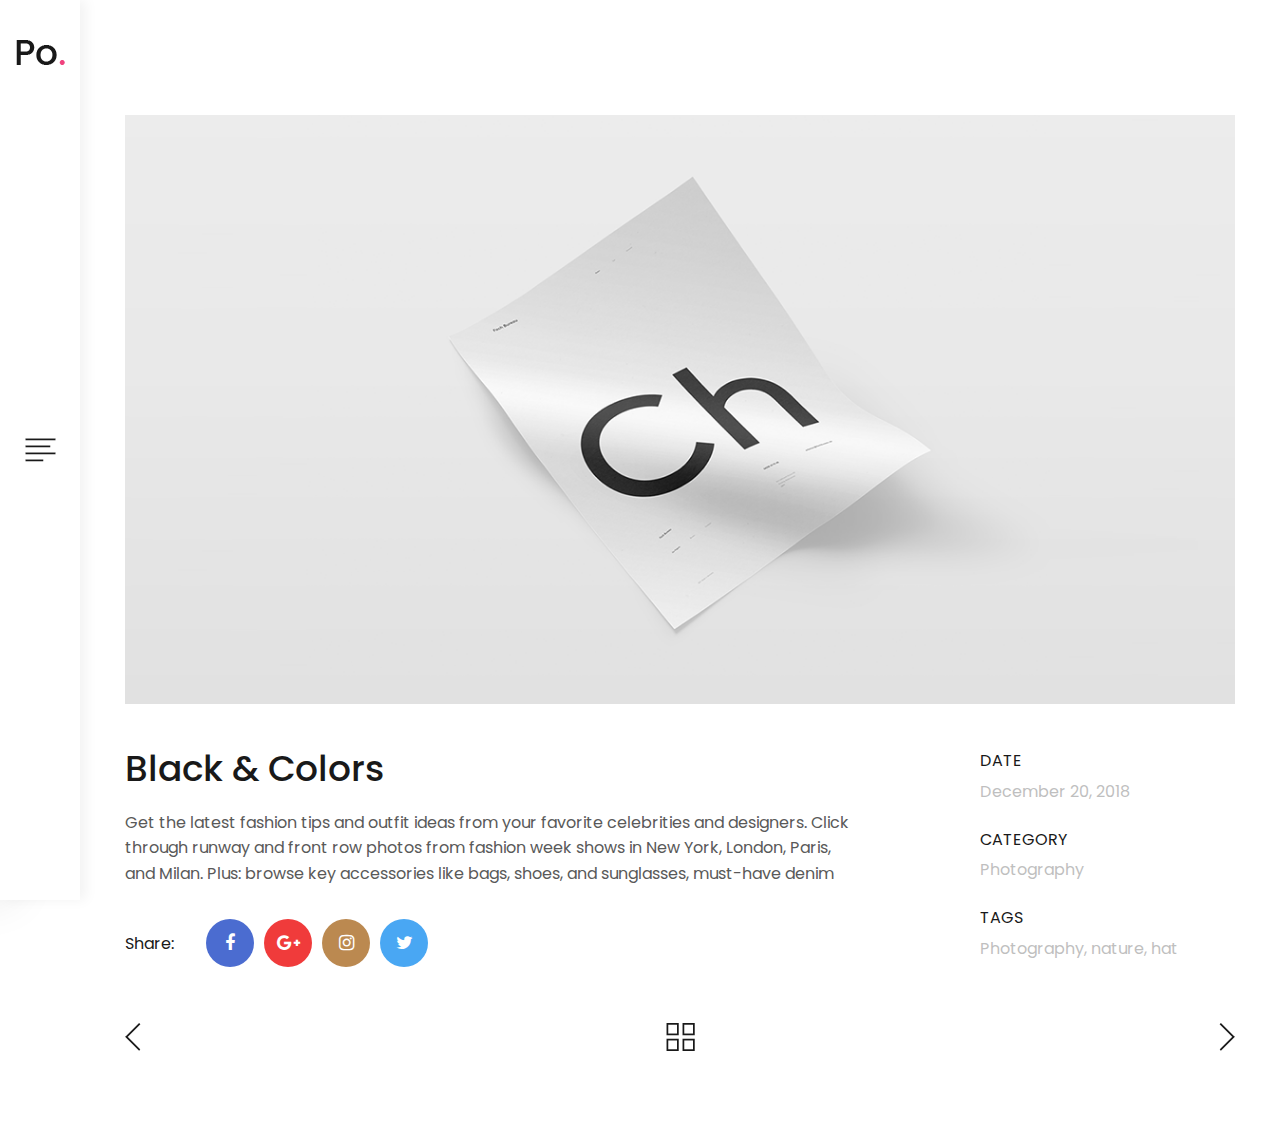
<file: single-portfolio.html>
<!DOCTYPE html>
<html lang="en">
<head>
    <title>Hello World</title>

    <!-- Required meta tags -->
    <meta charset="utf-8">
    <meta name="viewport" content="width=device-width, initial-scale=1, shrink-to-fit=no">

    <!-- Bootstrap CSS -->
    <link rel="stylesheet" href="css/bootstrap.min.css">

    <!-- FontAwesome CSS -->
    <link rel="stylesheet" href="css/font-awesome.min.css">

    <!-- Styles -->
    <link rel="stylesheet" href="style.css">
</head>
<body><header class="site-header">
    <div class="site-branding">
        <h1 class="site-title"><a href="index.html" rel="home"><img src="images/logo.png" alt="Logo"></a></h1>
    </div><!-- .site-branding -->

    <div class="hamburger-menu">
        <div class="menu-icon">
            <img src="images/menu-icon.png" alt="menu icon">
        </div><!-- .menu-icon -->

        <div class="menu-close-icon">
            <img src="images/x.png" alt="menu close icon">
        </div><!-- .menu-close-icon -->
    </div><!-- .hamburger-menu -->
</header><!-- .site-header -->

<nav class="site-navigation flex flex-column justify-content-between">
    <div class="site-branding d-none d-lg-block ">
        <h1 class="site-title"><a href="index.html" rel="home"><img src="images/logo2.png" alt="Logo"></a></h1>
    </div><!-- .site-branding -->

    <ul class="main-menu flex flex-column justify-content-center">
        <li class="current-menu-item"><a href="index.html">Home</a></li>
        <li><a href="portfolio.html">Portfolio</a></li>
        <li><a href="blog.html">Blog</a></li>
        <li><a href="#">About</a></li>
        <li><a href="#">Contact</a></li>
    </ul>

    <p><!-- Link back to Colorlib can't be removed. Template is licensed under CC BY 3.0. -->
Copyright &copy;<script>document.write(new Date().getFullYear());</script> All rights reserved | This template is made with <i class="fa fa-heart-o" aria-hidden="true"></i> by <a href="https://colorlib.com" target="_blank">Colorlib</a>
<!-- Link back to Colorlib can't be removed. Template is licensed under CC BY 3.0. -->
</p>


    <div class="social-profiles">
        <ul class="flex justify-content-start justify-content-lg-center align-items-center">
            <li><a href="#"><i class="fa fa-facebook"></i></a></li>
            <li><a href="#"><i class="fa fa-instagram"></i></a></li>
            <li><a href="#"><i class="fa fa-twitter"></i></a></li>
            <li><a href="#"><i class="fa fa-pinterest"></i></a></li>
        </ul>
    </div><!-- .social-profiles -->
</nav><!-- .site-navigation -->

<div class="nav-bar-sep d-lg-none"></div>

<div class="outer-container">
    <div class="container single-portfolio">
        <div class="row">
            <div class="col-12">
                <div class="featured-img">
                    <figure>
                        <img src="images/single-portfolio.png" alt="">
                    </figure>
                </div><!-- .content-area -->
            </div><!-- .col-12 -->

            <div class="col-12 col-lg-8">
                <div class="content-area">
                    <header class="entry-header">
                        <h1>Black & Colors</h1>
                    </header><!-- .entry-header -->

                    <div class="entry-content">
                        <p>Get the latest fashion tips and outfit ideas from your favorite celebrities and designers. Click through runway and front row photos from fashion week shows in New York, London, Paris, and Milan. Plus: browse key accessories like bags, shoes, and sunglasses, must-have denim </p>
                    </div><!-- .entry-content -->

                    <div class="post-share flex align-items-center">
                        <label>share:</label>

                        <ul class="flex align-items-center">
                            <li class="fb"><a href="#"><i class="fa fa-facebook"></i></a></li>
                            <li class="gp"><a href="#"><i class="fa fa-google-plus"></i></a></li>
                            <li class="in"><a href="#"><i class="fa fa-instagram"></i></a></li>
                            <li class="tw"><a href="#"><i class="fa fa-twitter"></i></a></li>
                        </ul>
                    </div><!-- .post-share -->
                </div><!-- .content-area -->
            </div><!-- .col-12 -->

            <aside class="col-12 col-lg-3 offset-lg-1">
                <div class="entry-meta">
                    <div class="posted-date">
                        <label>Date</label>

                        <span class="date-format"><a href="#">December 20, 2018</a></span>
                    </div><!-- .posted-date -->

                    <div class="post-category">
                        <label>Category</label>
                        <span><a href="#">Photography</a></span>
                    </div><!-- .post-category -->

                    <div class="posted-tags">
                        <label>tags</label>
                        <span><a href="#">Photography</a>, <a href="#">nature</a>, <a href="#">hat</a> </span>
                    </div><!-- .entry-meta -->
                </div><!-- .entry-meta -->
            </aside><!-- .col-md-3 -->
        </div><!-- .row -->

        <div class="row">
            <div class="col">
                <nav class="post-nav">
                    <ul class="flex justify-content-between align-items-center">
                        <li><a href="#"><img src="images/angle-left.png" alt="Previous"></a></li>
                        <li><a href="#"><img src="images/portfolio-icon.png" alt="Back to Portfolio"></a></li>
                        <li><a href="#"><img src="images/angle-right.png" alt="Next"></a></li>
                    </ul>
                </nav><!-- .post-nav -->
            </div><!-- .col -->
        </div><!-- .row -->
    </div><!-- .container -->
</div><!-- .outer-container -->

<script type='text/javascript' src='js/jquery.js'></script>
<script type='text/javascript' src='js/custom.js'></script>

</body>
</html>
</file>
<file: style.css>
@import url('https://fonts.googleapis.com/css?family=Poppins:300,400,500,600,700|Work+Sans:300,400,500,600,700');

body {
    color: #191919;
    font-family: 'Work Sans', sans-serif;
}

img {
    vertical-align: baseline;
}

/*--------------------------------------------------------------
# Links
--------------------------------------------------------------*/
a {
    color: royalblue;
}

a:visited {
    color: purple;
}

a:hover, a:focus, a:active {
    color: midnightblue;
}

a:focus {
    outline: thin dotted;
}

a:hover, a:active {
    outline: 0;
    list-style: none;
}

/*--------------------------------------------------------------
# Helper Utilities
--------------------------------------------------------------*/
.flex {
    display: flex;
}

/*--------------------------------------------------------------
# Outer Container
--------------------------------------------------------------*/
@media screen and (min-width: 992px) {
    .outer-container {
        padding-left: 80px;
    }
}

@media screen and (min-width: 768px) {
    .no-padding {
        padding: 0;
    }
}

/*--------------------------------------------------------------
# Header
--------------------------------------------------------------*/
/*
# Site Branding
--------------------------------*/
.site-branding {
    transition: all .5s;
}

.site-title {
    margin: 0;
    text-align: center;
}

.site-navigation .site-title a {
    display: block;
}

/*
  Hamburger Menu
----------------------------------------*/
.hamburger-menu .menu-icon,
.hamburger-menu .menu-close-icon {
    width: 44px;
    height: 44px;
    text-align: center;
    cursor: pointer;
    transition: all 0.5s;
}

.hamburger-menu.close .menu-icon {
    visibility: hidden;
    opacity: 0;
}

.menu-close-icon {
    visibility: hidden;
    opacity: 0;
}

.hamburger-menu.close .menu-close-icon {
    visibility: visible;
    opacity: 1;
}

.hamburger-menu img {
    display: block;
    margin: 0 auto;
}

/*
# Site Navigation
--------------------------------*/
.site-navigation {
    transition: all .5s;
}

/*
# Main Menu
--------------------------------*/
.main-menu {
    padding: 15px 30px;
    margin: 0;
}

.main-menu li {
    display: block;
    padding: 12px 0;
    font-size: 30px;
    font-weight: 500;
    border-bottom: 1px solid #ebebeb;
}

.main-menu li:nth-last-of-type(1) {
    border-bottom: 0;
}

.main-menu li a {
    display: block;
    color: #a6a6a6;
    text-decoration: none;
    transition: all 0.35s;
}

.main-menu li a:hover,
.main-menu li.current-menu-item a {
    color: #f0437e;
}

/*
# Social Profiles
--------------------------------*/
.social-profiles ul {
    padding: 10px 0 34px 0;
    margin: 0;
}

.social-profiles ul li {
    display: block;
    padding: 0 18px;
    font-size: 1.5rem;
}

.social-profiles ul li a {
    color: #191919;
    transition: all 0.35s;
}

.social-profiles ul li a:hover {
    color: #f0437e;
}

.nav-bar-sep {
    height: 78px;
}

@media screen and (max-width: 992px) {
    .site-header {
        position: fixed;
        top: 0;
        left: 0;
        z-index: 999;
        width: 100%;
        padding: 15px 30px;
        background: #fff;
        box-shadow: 0 12px 24px rgba(0,0,0,.09);
    }

    .site-header,
    .hamburger-menu {
        display: flex;
        justify-content: space-between;
        align-items: center;
    }

    .hamburger-menu {
        flex-flow: column;
    }

    .hamburger-menu .menu-icon, .hamburger-menu .menu-close-icon {
        position: absolute;
        top: 26px;
        right: 24px;
    }

    .main-menu li {
        position: relative;
    }

    .main-menu li::after {
        content: '';
        position: absolute;
        top: 11px;
        right: 0;
        font-family: 'FontAwesome', serif;
    }

    .main-menu li:hover::after,
    .main-menu li.current-menu-item::after {
        color: #f0437e;
    }

    .site-navigation {
        position: absolute;
        top: 78px;
        left: 0;
        z-index: 99;
        width: 100%;
        height: 500px;
        background: #fff;
        box-shadow: 0 12px 24px rgba(0,0,0,.09);
        visibility: hidden;
        opacity: 0;
        transition: all 0.35s;
    }

    .site-navigation.show {
        visibility: visible;
        opacity: 1;
    }

    .social-profiles ul {
        padding: 80px 15px 30px;
        margin: 0;
    }
}

@media screen and (min-width: 992px) {
    .site-header,
    .site-navigation {
        position: fixed;
        top: 0;
        left: 0;
        z-index: 999;
        width: 80px;
        height: 100vh;
        padding: 0 15px;
        box-shadow: 6px 0 12px rgba(0,0,0,.05);
    }

    .site-navigation {
        background: #f7f7f7;
    }

    .site-navigation.show {
        left: 80px;
    }

    .site-header {
        background: #fff;
    }

    .site-header.no-shadow {
        box-shadow: none;
    }

    .site-header .site-branding.hide {
        visibility: hidden;
        opacity: 0;
    }

    .site-title {
        padding: 28px 0 10px 0;
    }

    .hamburger-menu .menu-icon,
    .hamburger-menu .menu-close-icon {
        position: absolute;
        top: calc(50vh - 22px);
        left: 15px;
        width: calc(100% - 30px);
        padding: 10px 0;
    }

    .site-navigation {
        left: -250px;
        z-index: 99;
        width: 250px;
        padding: 0;
        box-shadow: 16px 0 42px rgba(0,0,0,.09);
    }

    .main-menu {
        height: calc(100vh - 160px);
        padding: 0;
    }

    .main-menu li {
        border-bottom: 0;
        text-align: center;
    }

    .social-profiles ul li {
        font-size: 1.125rem;
    }
}

/*--------------------------------------------------------------
# Scroll Down
--------------------------------------------------------------*/
.scroll-down {
    position: absolute;
    bottom: 0;
    left: 50%;
    z-index: 99;
    width: 120px;
    height: 100px;
    margin-left: -20px;
    cursor: pointer;
}

.arrow-down {
    width: 32px;
    height: 32px;
    margin: 0 auto;
    border-radius: 50%;
    background: #fff;
}

.scroll-text {
    margin-top: 5px;
    margin-bottom: 15px;
    font-size: 14px;
    font-weight: 600;
}

/*--------------------------------------------------------------
# Portfolio
--------------------------------------------------------------*/
.portfolio-page .scroll-down {
    margin-left: -60px;
}

.portfolio-content {
    position: relative;
    margin-bottom: 30px;
}

.home-page {
    padding-top: 15px;
}

.home-page .portfolio-content {
    margin-bottom: 15px;
}

.portfolio-content figure {
    margin: 0;
}

.portfolio-content figure img {
    display: block;
    width: 100%;
    height: auto;
    min-height: 100%;
}

.portfolio-content .entry-content {
    position: absolute;
    top: 0;
    left: 0;
    width: 100%;
    height: 100%;
    background: rgba(255,255,255,.9);
    font-family: 'Poppins', sans-serif;
    text-align: center;
    visibility: hidden;
    opacity: 0;
    transition: all 0.35s;
}

.portfolio-content:hover .entry-content {
    visibility: visible;
    opacity: 1;
}

.portfolio-content h3 {
    margin-bottom: 0;
    font-family: 'Poppins', sans-serif;
    font-size: 1.5rem;
    font-weight: 500;
}

.home-page .portfolio-content h3 {
    font-size: 2.25rem;
}

.portfolio-content h3 a {
    color: #191919;
    text-decoration: none;
}

.portfolio-content ul {
    padding: 0;
    margin: 10px 0 0;
    list-style: none;
}

.portfolio-content li {
    margin: 0 3px;
}

.portfolio-content li a {
    font-size: 0.875rem;
    color: #a6a6a6;
}

@media screen and (min-width: 768px) {
    .home-page {
        padding: 0;
    }

    .home-page .portfolio-content {
        margin-bottom: 0;
    }
}

/*--------------------------------------------------------------
# Breadcrumbs
--------------------------------------------------------------*/
.breadcrumbs {
    padding: 48px 0;
    margin: 0;
    color: #a6a6a6;
    list-style: none;
    font-family: 'Poppins', sans-serif;
}

.breadcrumbs li {
    position: relative;
    color: #a6a6a6;
    padding: 0 12px;
}

.breadcrumbs li:nth-of-type(1) {
    padding-left: 0;
}

.breadcrumbs li::after {
    content: '/';
    position: absolute;
    top: 0;
    right: -6px;
    width: 10px;
}


.breadcrumbs li:nth-last-of-type(1)::after {
    display: none;
}

.breadcrumbs li a {
    color: #191919;
    text-decoration: none;
}

/*--------------------------------------------------------------
# Single Portfolio
--------------------------------------------------------------*/
.single-portfolio {
    padding-top: 15px;
    padding-bottom: 70px;
}

.single-portfolio figure img {
    max-width: 100%;
}

.single-portfolio .content-area h1 {
    margin-top: 20px;
    font-size: 2.25rem;
    font-family: 'Poppins', sans-serif;
}

.single-portfolio .content-area .entry-content {
    margin-top: 20px;
    font-family: 'Poppins', sans-serif;
    line-height: 1.6;
    color: #595959;
}

/*
# Post Share
--------------------------------*/
.single-portfolio .post-share {
    margin-top: 32px;
}

.single-portfolio .post-share label {
    margin-right: 32px;
    text-transform: capitalize;
    font-family: 'Poppins', sans-serif;
}

.single-portfolio .post-share ul {
    padding: 0;
    margin: 0;
    list-style: none;
}

.single-portfolio .post-share ul li {
    width: 48px;
    height: 48px;
    margin-right: 10px;
    margin-bottom: 10px;
    border-radius: 50%;
    font-size: 18px;
    line-height: 1;
    color: #fff;
}

.single-portfolio .post-share ul li a {
    display: flex;
    justify-content: center;
    align-items: center;
    width: 100%;
    height: 100%;
    color: #fff;
    text-decoration: none;
}

.single-portfolio .post-share ul li.fb {
    background: #4b6cd0;
}

.single-portfolio .post-share ul li.gp {
    background: #f03b3b;
}

.single-portfolio .post-share ul li.in {
    background: #bb8950;
}

.single-portfolio .post-share ul li.tw {
    background: #49a7f3;
}

/*
# Post Sidebar
--------------------------------*/
.single-portfolio .entry-meta {
    margin-top: 24px;
    font-family: 'Poppins', sans-serif;
}

.single-portfolio .entry-meta label {
    display: block;
    line-height: 1.3;
    text-transform: uppercase;
}

.single-portfolio .date-format,
.single-portfolio .post-category,
.single-portfolio .posted-tags {
    display: block;
    margin-bottom: 26px;
}

.single-portfolio .posted-tags span,
.single-portfolio .entry-meta a {
    color: #bfbfbf;
}

/*
# Post Nav
--------------------------------*/
.post-nav {
    margin: 36px 0 0;
}

.post-nav ul {
    padding: 0;
    margin: 0;
    list-style: none;
}

@media screen and (min-width: 576px) {
    .single-portfolio {
        padding-top: 45px;
    }
}

@media screen and (min-width: 992px) {
    .single-portfolio {
        padding-top: 90px;
    }
}

@media screen and (min-width: 1200px) {
    .single-portfolio {
        padding-top: 115px;
    }
}

/*--------------------------------------------------------------
# Blog
--------------------------------------------------------------*/
.blog-page {
    padding-top: 15px;
    font-family: 'Poppins', sans-serif;
}

.blog-page .blog-content figure,
.blog-page .blog-content .entry-content {
    width: 50%;
}

.blog-page .blog-content figure {
    margin: 0;
    overflow: hidden;
}

.blog-page .blog-content figure img {
    display: block;
    width: 100%;
    height: auto;
}

.blog-page .blog-content .entry-content {
    padding: 25px;
}

.blog-page .blog-content {
    transition: all .35s;
}

.blog-page .blog-content:hover {
    background: #f0437e;
}

.blog-page .blog-content header {
    width: 100%;
}

.blog-page .blog-content .entry-content h3 {
    position: relative;
}

.blog-page .blog-content .entry-content h3::before {
    content: '';
    position: absolute;
    top: 7px;
    left: -35px ;
    z-index: 99;
    width: 20px;
    height: 20px;
    transform: rotate(45deg);
    background: #fff;
}

.blog-page .blog-content .entry-content h3 a {
    color: #191919;
    font-size: 1.125rem;
    font-weight: 500;
}

.blog-page .blog-content .posted-by {
    margin-top: 10px;
    color: #595959;
    font-size: 0.875rem;
}

.blog-page .blog-content .posted-on {
    position: relative;
    margin-right: 20px;
    color: #bfbfbf;
    font-size: 0.875rem;
}

.blog-page .blog-content .posted-on::after {
    content: '/';
    position: absolute;
    top: 0;
    right: -14px;
}

.blog-page .blog-content footer ul {
    padding: 0;
    margin: 0;
    list-style: none;
}

.blog-page .blog-content footer li {
    padding: 0 3px;
    font-size: 0.875rem;
}

.blog-page .blog-content footer li a {
    color: #f0437e;
}

.blog-page .blog-content:hover .entry-content h3 a,
.blog-page .blog-content:hover .posted-by,
.blog-page .blog-content:hover .posted-on,
.blog-page .blog-content:hover footer li a {
    color: #fff;
}

@media screen and (max-width: 1200px) {
    .blog-page .col-12:nth-of-type(even) .blog-content {
        flex-flow: row-reverse !important;
    }

    .blog-page .col-12:nth-of-type(even) .blog-content .entry-content h3::before {
        right: -50px;
        left: auto;
    }
}

@media screen and (max-width: 768px) {
    .blog-page .col-12:nth-of-type(even) .blog-content .entry-content h3::before {
        right: -35px;
    }

    .blog-page .blog-content .entry-content h3 {
        line-height: 1;
    }
}

@media screen and (min-width: 576px) {
    .blog-page .blog-content .entry-content h3 a {
        font-size: 1.5rem;
    }
}

@media screen and (min-width: 768px) {
    .blog-page {
        padding-top: 0;
    }

    .blog-page .blog-content .entry-content {
        padding: 35px 40px;
    }

    .blog-page .blog-content .entry-content h3::before {
        left: -50px ;
    }
}

@media screen and (min-width: 1200px) {
    .blog-page .blog-content.flex-row-reverse .entry-content h3::before {
        right: -50px;
        left: auto;
    }
}

/*--------------------------------------------------------------
# Single Blog Page
--------------------------------------------------------------*/
.single-post,
.single-page {
    padding-bottom: 70px;
    font-family: 'Poppins', sans-serif;
}

/*
# Featured Image
--------------------------------*/
.single-post .featured-img figure,
.single-page .featured-img figure {
    margin: 0;
}

.single-post .featured-img figure img,
.single-page .featured-img figure img {
    width: 100%;
}

/*
# Content Area
--------------------------------*/
.single-post .content-area,
.single-page .content-area {
    margin-top: 50px;
}

.single-post .entry-header .post-meta,
.single-page .entry-header .post-meta {
    text-transform: uppercase;
    font-size: 0.6875rem;
}

.single-post .entry-header .post-meta a,
.single-page .entry-header .post-meta a {
    display: inline-block;
    margin-right: 6px;
    color: #f0437e;
}

.single-post .content-area h1,
.single-page .content-area h1 {
    margin-top: 10px;
    font-size: 2.25rem;
    font-weight: 400;
}

.single-post .entry-header .byline,
.single-page .entry-header .byline {
    display: block;
    margin-top: 14px;
    margin-bottom: 24px;
    font-size: 0.875rem;
    color: #bfbfbf;
}

.single-post .entry-header .byline .author a,
.single-page .entry-header .byline .author a {
    color: #191919;
}

.single-post .content-area .entry-content p,
.single-page .content-area .entry-content p {
    margin-bottom: 0.75rem;
    color: #595959;
}

/*
# Comments
--------------------------------*/
.post-comments {
    margin-top: 40px;
    padding-top: 52px;
    padding-bottom: 40px;
    border-top: 1px solid #ebebeb;
    border-bottom: 1px solid #ebebeb;
}

.comments-title,
.comment-reply-title {
    margin-bottom: 0;
    font-size: 1.5rem;
    font-weight: 400;
}

.post-comments .comment-list {
    padding: 0;
    margin: 0;
    list-style: none
}

.post-comments .comment-author-avatar {
    float: left;
    width: 70px;
    height: 70px;
    margin-top: 48px;
    margin-right: 22px;
    margin-bottom: 0;
    border-radius: 50%;
    overflow: hidden;
}

.post-comments .comment-author-avatar img {
    width: 100%;
    height: auto;
}

.post-comments .comment-wrap {
    float: right;
    width: calc(100% - 92px);
    margin-top: 44px;
}

.post-comments .comment-author .fn a {
    font-size: 1.125rem;
    color: #191919;
}

.post-comments .comment-author .comment-meta a {
    font-size: 0.875rem;
    color: #b7b7b7;
}

.post-comments p {
    margin-top: 5px;
    color: #595959;
}

.post-comments .reply {
    margin-top: 24px;
}

.post-comments .reply a {
    display: inline-block;
    padding: 8px 15px;
    margin-right: 10px;
    border: 1px solid #d2d2d4;
    border-radius: 2px;
    font-size: 0.75rem;
    font-weight: 600;
    line-height: 1;
    color: #404040;
    text-transform: uppercase;
    text-decoration: none;
    letter-spacing: 1px;
    transition: all 0.35s;
}

.post-comments .reply a:hover {
    border-color: transparent;
    color: #fff;
    background: #f0437e;
}

.comment-list ol.children {
    padding: 0;
    margin-left: 92px;
    list-style: none;
}

.post-comments ol.children .comment-author-avatar {
    margin-top: 40px;
    margin-right: 22px;
}

.post-comments ol.children .comment-wrap {
    margin-top: 36px;
    width: calc(100% - 92px);
}

/*
# Comment Form
--------------------------------*/
.comments-form {
    margin-top: 52px;
}

.comment-reply-title {
    margin-bottom: 16px;
}

.comment-form input[type="text"],
.comment-form input[type="email"],
.comment-form input[type="url"],
.comment-form textarea {
    width: 100%;
    padding: 12px 24px;
    margin-top: 20px;
    border: 1px solid #e5e5e5;
    line-height: 1;
    color: #a6a6a6;
    outline: none;
}

.comment-form textarea {
    line-height: 1.4;
}

.comment-form input[type="text"]:focus,
.comment-form input[type="email"]:focus,
.comment-form input[type="url"]:focus,
.comment-form textarea:focus {
    border-color: #232d37;
}

.comment-form input[type="submit"] {
    padding: 18px 30px;
    margin-top: 32px;
    margin-bottom: 10px;
    border: 0;
    border-radius: 2px;
    font-size: 0.875rem;
    font-weight: 600;
    line-height: 1;
    color: #fff;
    text-transform: uppercase;
    text-decoration: none;
    letter-spacing: 0.15rem;
    outline: none;
    cursor: pointer;
    background: #f0437e;
}

/*
# Post Sidebar
--------------------------------*/
.single-post .entry-meta {
    margin-top: 50px;
}

.single-post .entry-meta label {
    display: block;
    line-height: 1.3;
    text-transform: uppercase;
}

.single-post .date-format,
.single-post .post-category,
.single-post .posted-tags {
    display: block;
    margin-bottom: 26px;
}

.single-post .posted-tags span,
.single-post .entry-meta a {
    color: #bfbfbf;
}

.single-post .post-share label {
    text-transform: capitalize;
}

.single-post .post-share ul {
    display: flex;
    flex-wrap: wrap;
    padding: 0;
    margin: 18px 0 0;
    list-style: none;
}

.single-post .post-share ul li {
    width: 48px;
    height: 48px;
    margin-right: 10px;
    margin-bottom: 10px;
    border-radius: 50%;
    font-size: 18px;
    line-height: 1;
    color: #fff;
}

.single-post .post-share ul li a {
    display: flex;
    justify-content: center;
    align-items: center;
    width: 100%;
    height: 100%;
    color: #fff;
    text-decoration: none;
}

.single-post .post-share ul li.fb {
    background: #4b6cd0;
}

.single-post .post-share ul li.gp {
    background: #f03b3b;
}

.single-post .post-share ul li.in {
    background: #bb8950;
}

.single-post .post-share ul li.tw {
    background: #49a7f3;
}

@media screen and (min-width: 768px) {
    .post-comments .comment-author-avatar {
        margin-right: 50px;
    }

    .post-comments .comment-wrap {
        width: calc(100% - 120px);
    }

    .comment-list ol.children {
        margin-left: 120px;
    }
}

/*--------------------------------------------------------------
# Single Page
--------------------------------------------------------------*/
.single-page .content-area .entry-content {
    border-bottom: 0;
    padding-bottom: 12px;
}

.single-page .entry-header .byline .date-format a {
    color: #bfbfbf;
}

.journal_page {
  text-align: center;
  margin-top: 20px;
  margin-left: 25%;
  margin-right: 25%;
}

#day {
  font-size: 36px;
}

#journal_content {
  text-align: left;
  font-size: 26px;
}
</file>
